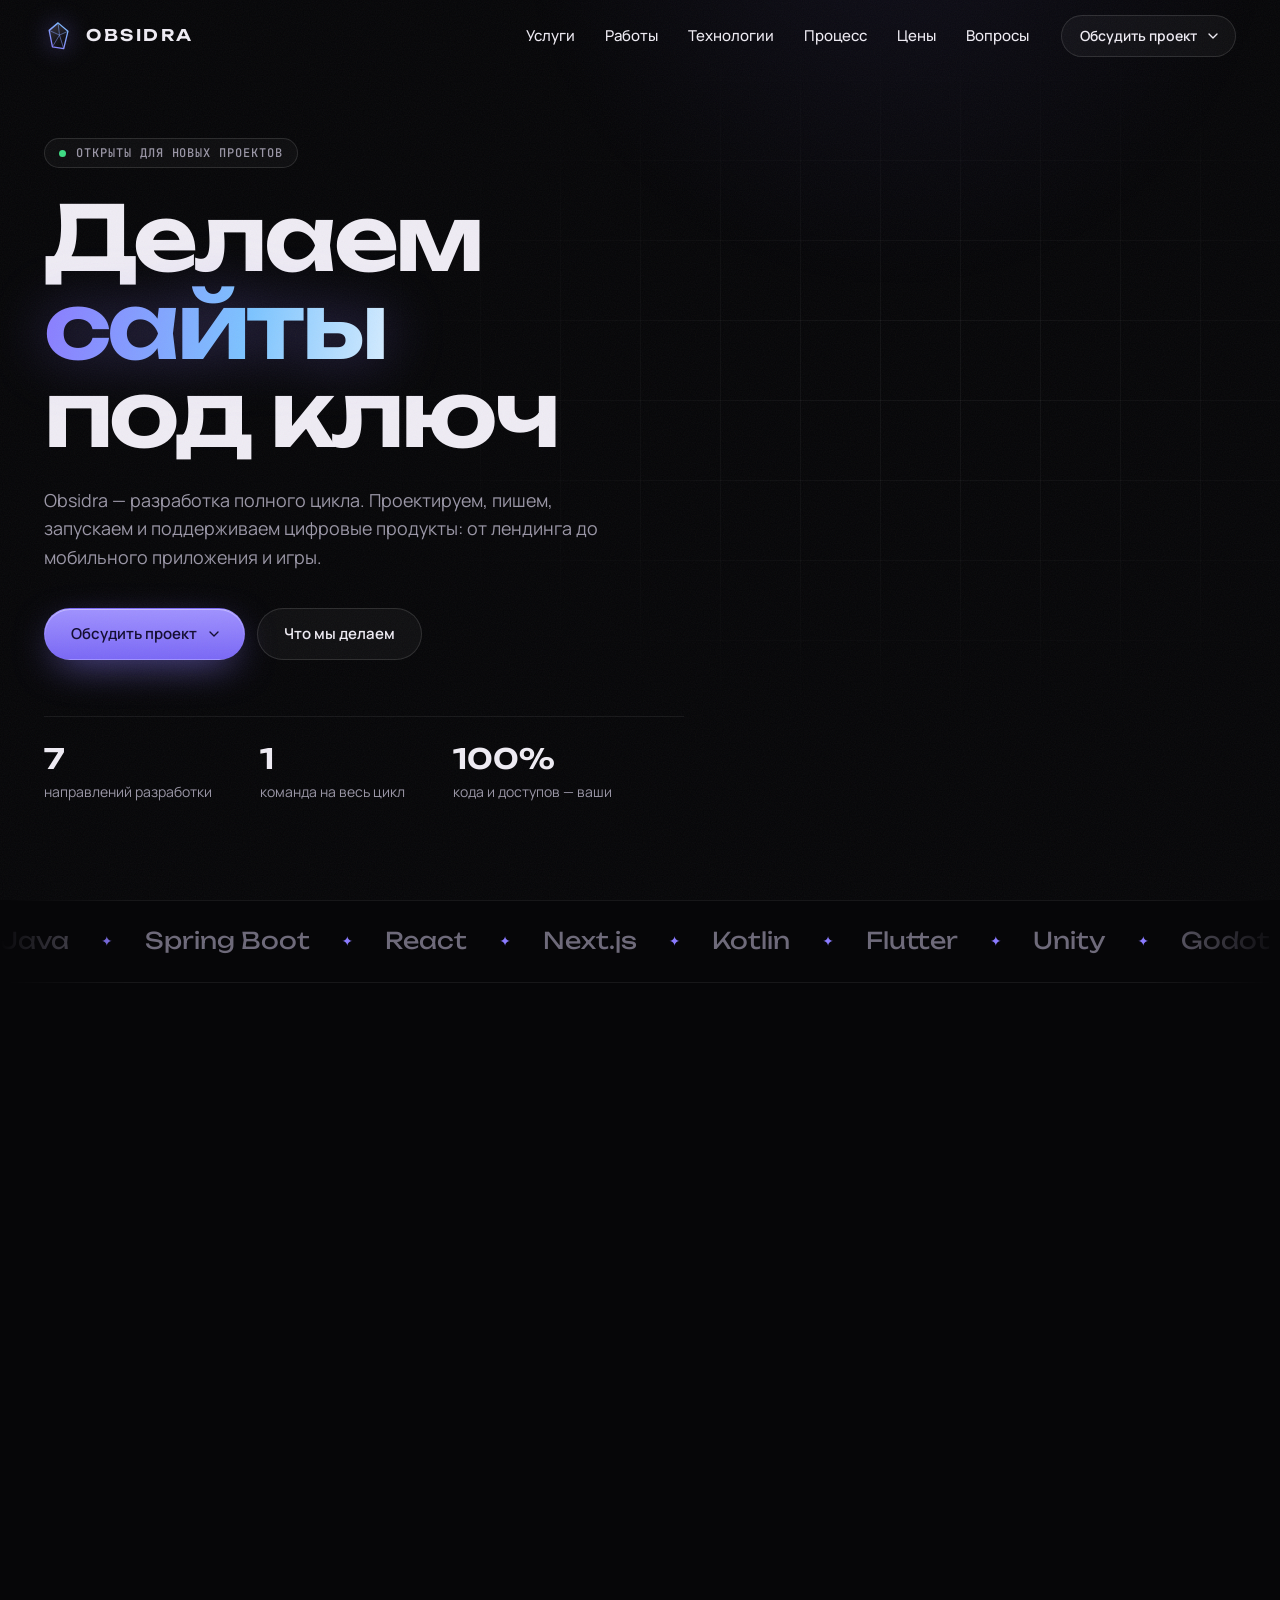
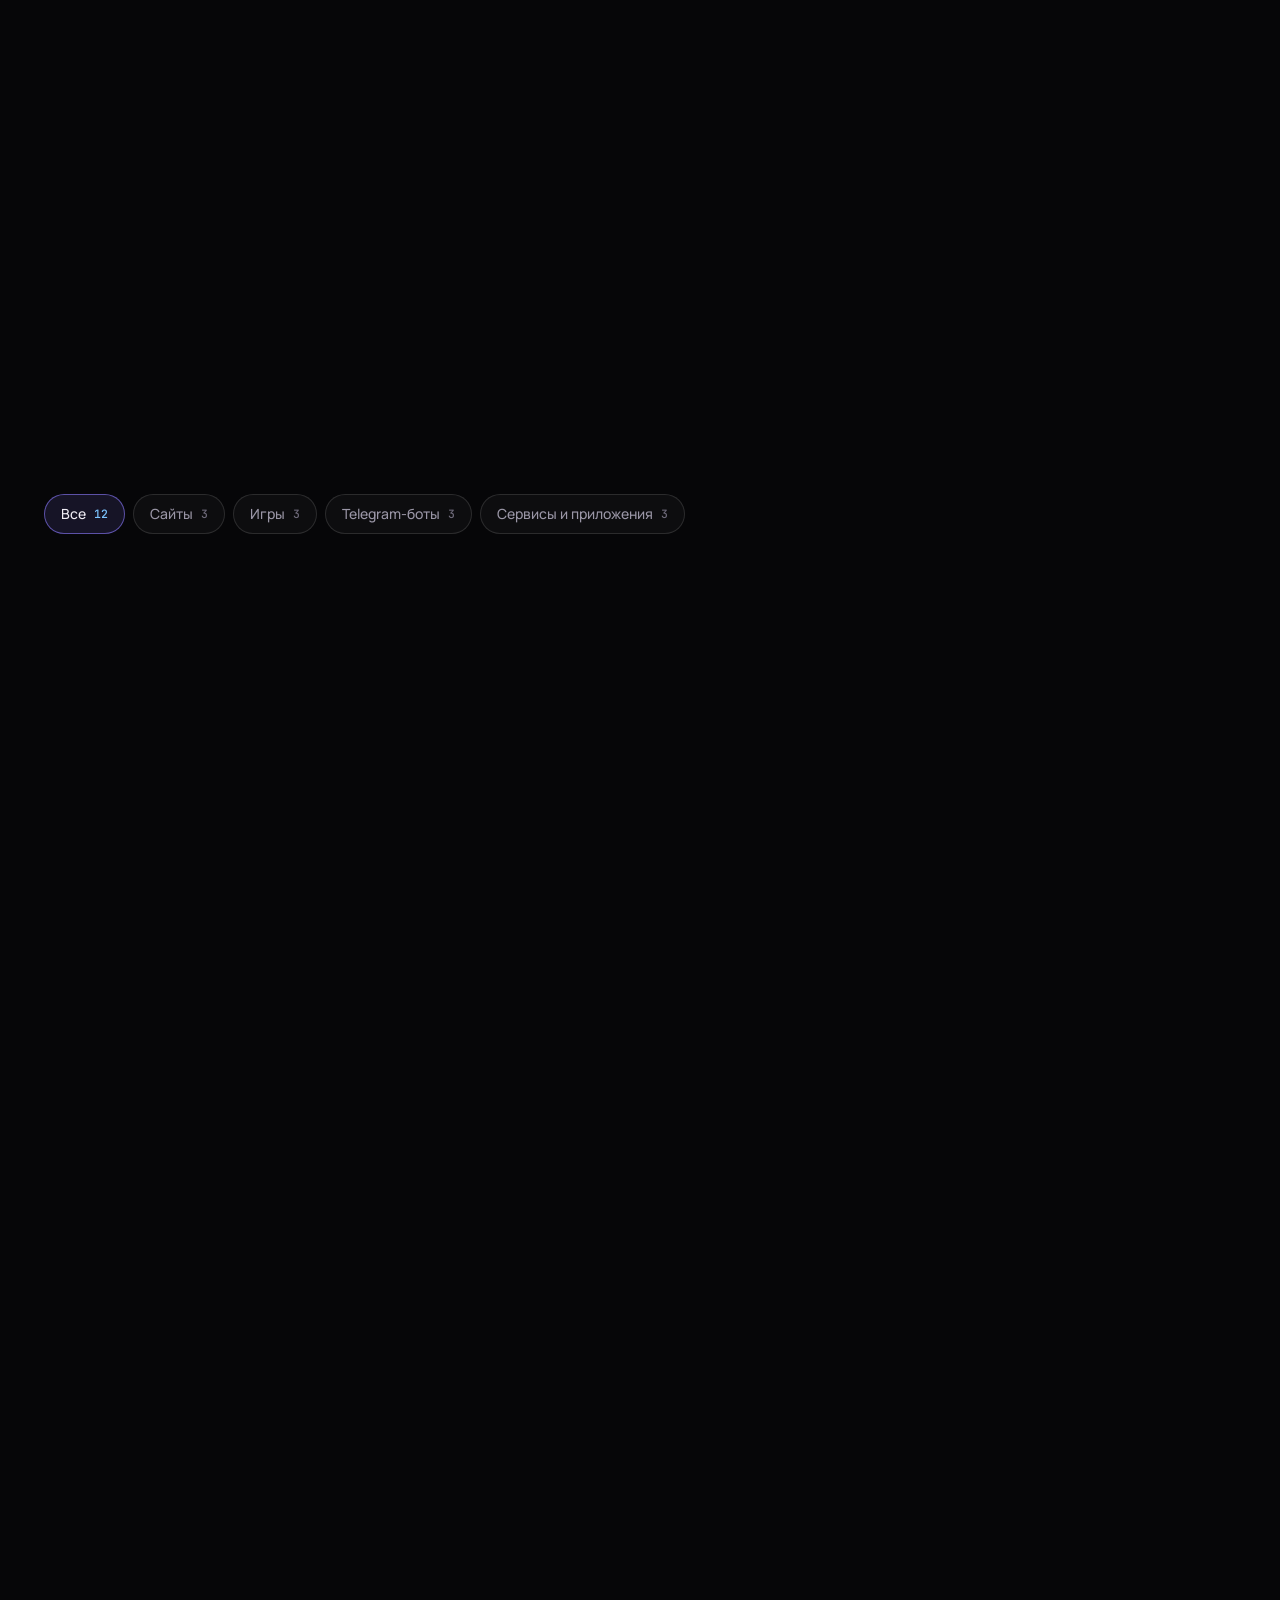
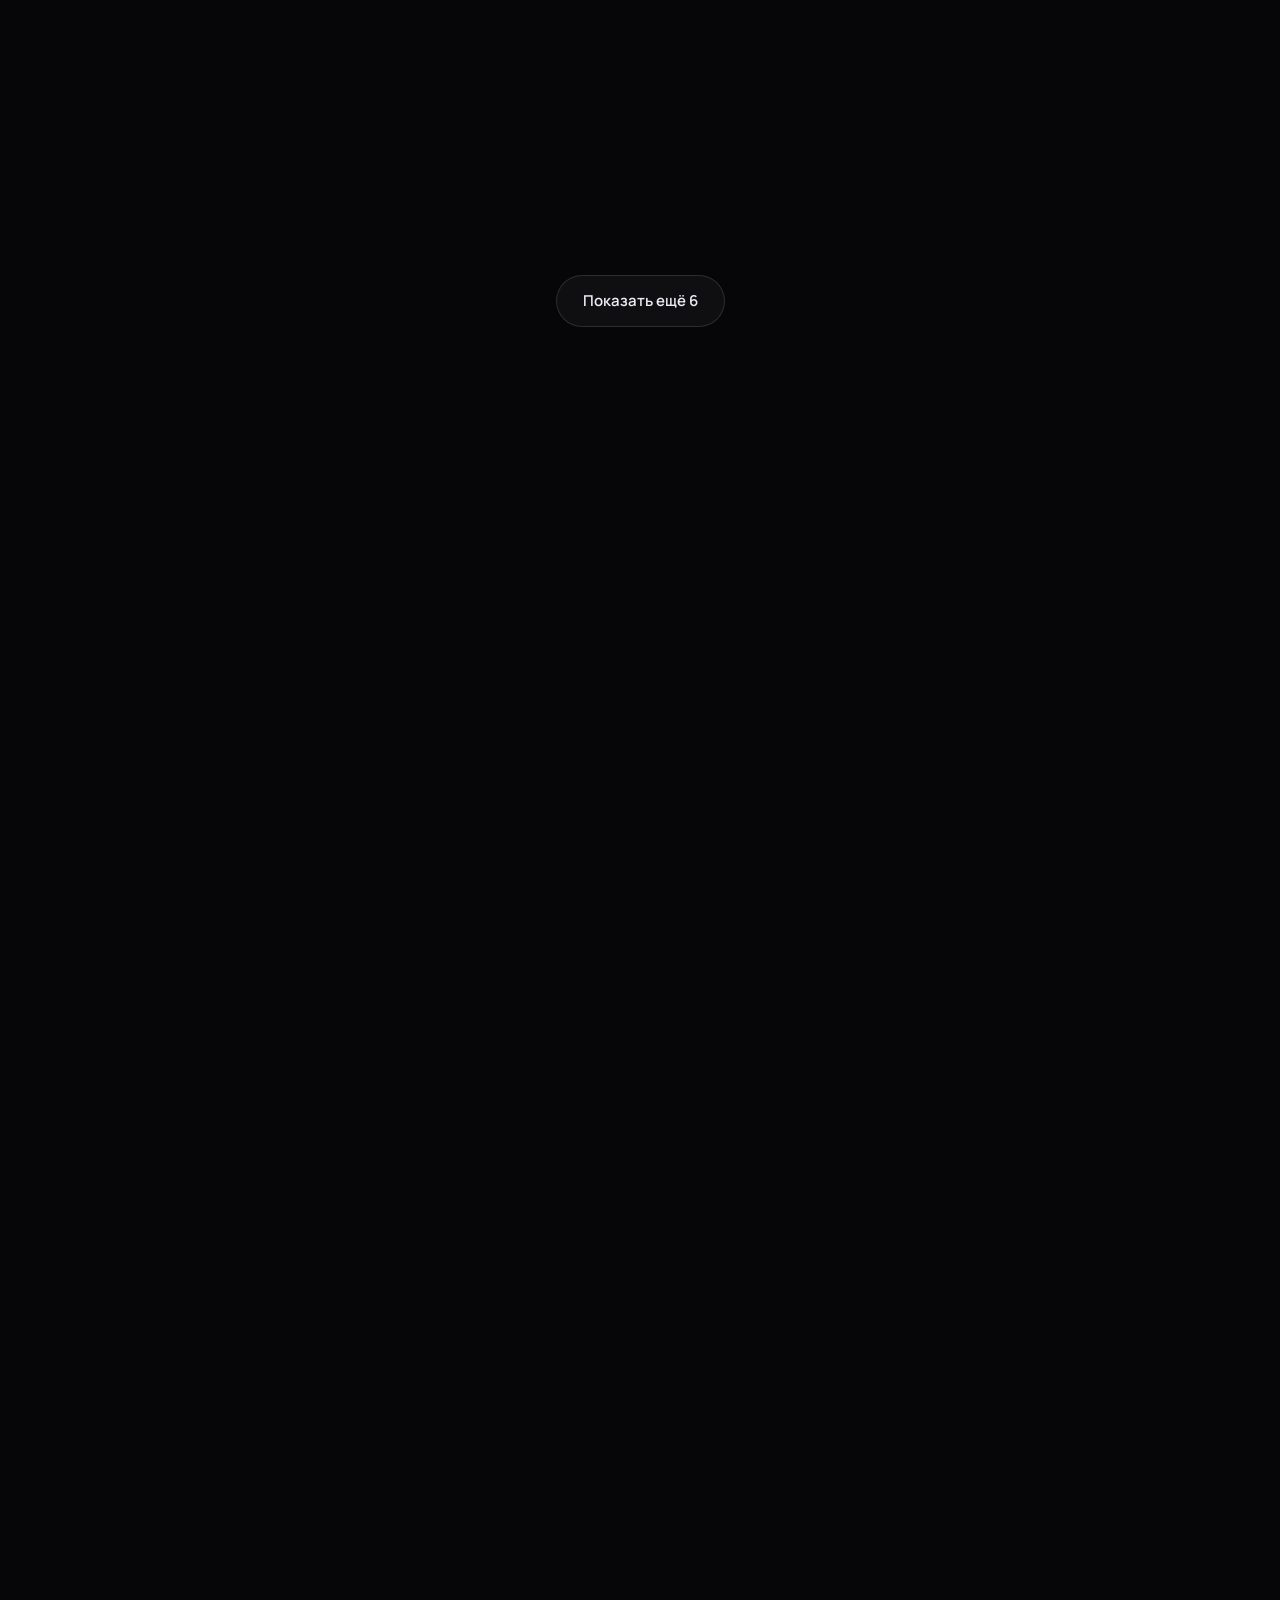
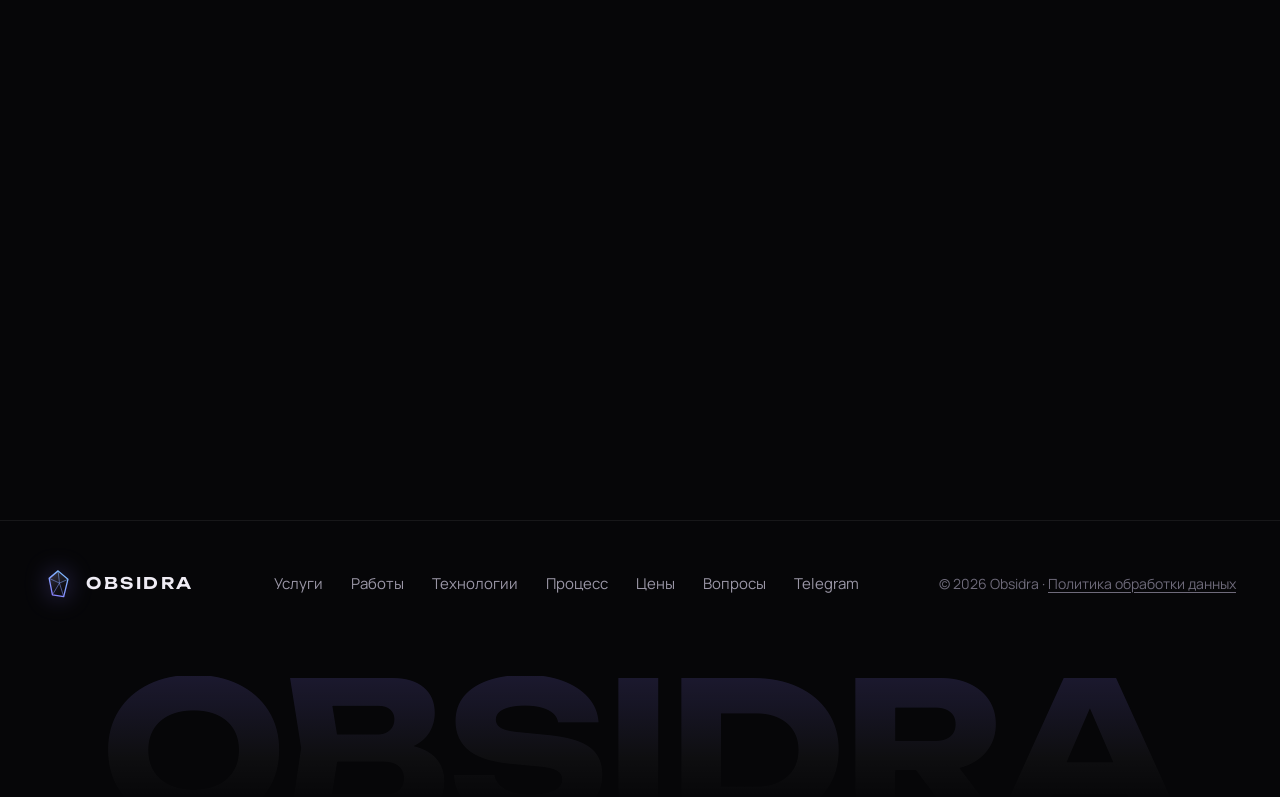
<file: index.html>
<!doctype html>
<html lang="ru">
<head>
  <meta charset="utf-8">
  <meta name="viewport" content="width=device-width, initial-scale=1">
  <title>Obsidra — разработка сайтов, приложений, игр и Telegram-ботов под ключ</title>
  <meta name="description" content="Obsidra — разработка полного цикла. Сайты, веб-сервисы, мобильные приложения, игры и Telegram-боты под ключ: от идеи до запуска и поддержки.">
  <meta name="theme-color" content="#060608">
  <!-- Пока домен obsidra.dev не куплен, адреса ведут на GitHub Pages.
       После подключения домена замените их здесь, в sitemap.xml и robots.txt -->
  <link rel="canonical" href="https://neironessensive.github.io/obsidra-site/">

  <!-- превью ссылки в Telegram, VK и мессенджерах; картинка собирается из brand/og-image.html -->
  <meta property="og:type" content="website">
  <meta property="og:site_name" content="Obsidra">
  <meta property="og:url" content="https://neironessensive.github.io/obsidra-site/">
  <meta property="og:title" content="Obsidra — цифровые продукты под ключ">
  <meta property="og:description" content="Сайты, веб-сервисы, мобильные приложения, игры и Telegram-боты. От идеи до продакшена.">
  <meta property="og:locale" content="ru_RU">
  <meta property="og:image" content="https://neironessensive.github.io/obsidra-site/brand/og-image.png">
  <meta property="og:image:width" content="1200">
  <meta property="og:image:height" content="630">
  <meta property="og:image:alt" content="Obsidra — сайты, приложения, игры и Telegram-боты под ключ">
  <meta name="twitter:card" content="summary_large_image">

  <!--
    CSP: страница грузит скрипты, стили, шрифты и картинки только с собственного домена.
    Хеш в script-src — это хеш inline-скрипта ниже: если меняете его текст, пересчитайте хеш,
    иначе браузер скрипт заблокирует. Подключаете сторонний сервис (аналитику, форму) — добавьте его домен сюда.
  -->
  <meta http-equiv="Content-Security-Policy" content="default-src 'none'; script-src 'self' 'sha256-/x7W7R75k8Roq0WaVRQX9blP4OufE5xbAdzklGxsgpw='; style-src 'self'; font-src 'self'; img-src 'self' data:; manifest-src 'self'; base-uri 'none'; form-action 'none'">
  <meta name="referrer" content="strict-origin-when-cross-origin">

  <!-- favicon.ico — для браузеров без SVG-иконок; apple-touch-icon и манифест — для главного экрана телефона.
       Исходник иконок главного экрана — brand/icon.html -->
  <link rel="icon" href="favicon.ico" sizes="48x48">
  <link rel="icon" href="favicon.svg?v=2" type="image/svg+xml">
  <link rel="apple-touch-icon" href="apple-touch-icon.png">
  <meta name="apple-mobile-web-app-title" content="Obsidra">
  <link rel="manifest" href="site.webmanifest">
  <link rel="preload" href="fonts/unbounded-cyrillic.woff2" as="font" type="font/woff2" crossorigin>
  <link rel="preload" href="fonts/manrope-cyrillic.woff2" as="font" type="font/woff2" crossorigin>
  <!-- ?v= меняйте при каждом обновлении CSS/JS, иначе браузеры до 10 минут держат старую версию из кэша -->
  <link rel="stylesheet" href="fonts/fonts.css?v=1">
  <link rel="stylesheet" href="styles.css?v=13">
  <script>document.documentElement.classList.add('js');</script>
  <script src="script.js?v=8" defer></script>
</head>
<body>
  <!-- Спрайт логотипа: подключается через <use href="#mark"> -->
  <svg class="sprite" aria-hidden="true" focusable="false">
    <defs>
      <linearGradient id="mark-fill" x1="6" y1="2" x2="26" y2="30" gradientUnits="userSpaceOnUse">
        <stop stop-color="#3b3746"/>
        <stop offset=".55" stop-color="#131218"/>
        <stop offset="1" stop-color="#060608"/>
      </linearGradient>
      <linearGradient id="mark-edge" x1="6" y1="30" x2="26" y2="2" gradientUnits="userSpaceOnUse">
        <stop stop-color="#8b7bff"/>
        <stop offset="1" stop-color="#7cc4ff"/>
      </linearGradient>
    </defs>
    <symbol id="mark" viewBox="0 0 32 32">
      <path d="M15 2 25.5 11 21 29.5 9 27.5 5.5 10Z" fill="url(#mark-fill)" stroke="url(#mark-edge)" stroke-width="1.4" stroke-linejoin="round"/>
      <path d="M15 2 16.5 15 25.5 11M16.5 15 21 29.5M16.5 15 9 27.5M16.5 15 5.5 10" fill="none" stroke="url(#mark-edge)" stroke-width="1" stroke-opacity=".55" stroke-linejoin="round"/>
    </symbol>
  </svg>

  <a class="skip-link" href="#main">Перейти к содержимому</a>
  <div class="cursor-glow" aria-hidden="true"></div>

  <header class="header">
    <div class="container header__inner">
      <a class="logo" href="#top" aria-label="Obsidra — на главную">
        <svg class="logo__mark" aria-hidden="true"><use href="#mark"/></svg>
        <span class="logo__word">OBSIDRA</span>
      </a>

      <nav class="nav" id="nav" aria-label="Основная навигация">
        <a href="#services">Услуги</a>
        <a href="#works">Работы</a>
        <a href="#stack">Технологии</a>
        <a href="#process">Процесс</a>
        <a href="#prices">Цены</a>
        <a href="#faq">Вопросы</a>
        <div class="nav__cta">
          <a class="btn btn--primary" href="https://t.me/obsidra_bot" target="_blank" rel="noopener">Оставить заявку в&nbsp;боте</a>
          <a class="btn btn--ghost" href="https://t.me/obsidra_dev" target="_blank" rel="noopener">Написать лично</a>
        </div>
      </nav>

      <!-- «Обсудить проект»: бот-брифер (6 вопросов, заявка приходит на @obsidra_dev) или личный чат.
           <details> раскрывается и без JS; script.js только закрывает меню по клику мимо и по Esc -->
      <details class="contact-menu header__cta">
        <summary class="btn btn--ghost btn--sm">
          Обсудить проект
          <svg class="contact-menu__chevron" viewBox="0 0 24 24" aria-hidden="true"><path d="m6 9 6 6 6-6"/></svg>
        </summary>
        <div class="contact-menu__panel">
          <a class="contact-menu__item" href="https://t.me/obsidra_bot" target="_blank" rel="noopener">
            <span class="contact-menu__icon"><svg viewBox="0 0 24 24" aria-hidden="true"><path d="m22 2-7 20-4-9-9-4Z"/><path d="M22 2 11 13"/></svg></span>
            <span><b>Заявка в&nbsp;боте</b><small>6 вопросов — минута времени</small></span>
          </a>
          <a class="contact-menu__item" href="https://t.me/obsidra_dev" target="_blank" rel="noopener">
            <span class="contact-menu__icon"><svg viewBox="0 0 24 24" aria-hidden="true"><path d="M7.9 20A9 9 0 1 0 4 16.1L2 22Z"/></svg></span>
            <span><b>Написать лично</b><small>@obsidra_dev</small></span>
          </a>
        </div>
      </details>

      <button class="burger" type="button" aria-label="Открыть меню" aria-expanded="false" aria-controls="nav">
        <span></span><span></span>
      </button>
    </div>
  </header>

  <main id="main">
    <!-- ============ HERO ============ -->
    <section class="hero" id="top">
      <div class="hero__grid" aria-hidden="true"></div>
      <canvas class="hero__crystal" aria-hidden="true"></canvas>

      <div class="container hero__inner">
        <p class="eyebrow" data-reveal><span class="eyebrow__dot"></span>Открыты для новых проектов</p>

        <h1 class="hero__title" data-reveal>
          <span class="line">Делаем</span>
          <span class="line">
            <span class="rotator" data-words="сайты,приложения,игры,ботов,сервисы,API" aria-hidden="true">сайты</span>
            <span class="sr-only">сайты, приложения, игры, Telegram-ботов и веб-сервисы</span>
          </span>
          <span class="line">под ключ</span>
        </h1>

        <p class="hero__lead" data-reveal>Obsidra — разработка полного цикла. Проектируем, пишем, запускаем и&nbsp;поддерживаем цифровые продукты: от лендинга до мобильного приложения и&nbsp;игры.</p>

        <div class="hero__actions" data-reveal>
          <!-- то же меню выбора, что в шапке, только раскрывается от левого края кнопки -->
          <details class="contact-menu contact-menu--start">
            <summary class="btn btn--primary">
              Обсудить проект
              <svg class="contact-menu__chevron" viewBox="0 0 24 24" aria-hidden="true"><path d="m6 9 6 6 6-6"/></svg>
            </summary>
            <div class="contact-menu__panel">
              <a class="contact-menu__item" href="https://t.me/obsidra_bot" target="_blank" rel="noopener">
                <span class="contact-menu__icon"><svg viewBox="0 0 24 24" aria-hidden="true"><path d="m22 2-7 20-4-9-9-4Z"/><path d="M22 2 11 13"/></svg></span>
                <span><b>Заявка в&nbsp;боте</b><small>6 вопросов — минута времени</small></span>
              </a>
              <a class="contact-menu__item" href="https://t.me/obsidra_dev" target="_blank" rel="noopener">
                <span class="contact-menu__icon"><svg viewBox="0 0 24 24" aria-hidden="true"><path d="M7.9 20A9 9 0 1 0 4 16.1L2 22Z"/></svg></span>
                <span><b>Написать лично</b><small>@obsidra_dev</small></span>
              </a>
            </div>
          </details>
          <a class="btn btn--ghost" href="#services">Что мы делаем</a>
        </div>

        <dl class="hero__meta" data-reveal>
          <div><dt>7</dt><dd>направлений разработки</dd></div>
          <div><dt>1</dt><dd>команда на весь цикл</dd></div>
          <div><dt>100%</dt><dd>кода и доступов — ваши</dd></div>
        </dl>
      </div>
    </section>

    <!-- ============ БЕГУЩАЯ СТРОКА ============ -->
    <div class="marquee" aria-label="Технологии, с которыми мы работаем">
      <div class="marquee__track">
        <ul>
          <li>Java</li><li>Spring Boot</li><li>React</li><li>Next.js</li><li>Kotlin</li><li>Flutter</li><li>Unity</li><li>Godot</li><li>PostgreSQL</li><li>Redis</li><li>Kafka</li><li>Docker</li><li>Telegram Bot API</li>
        </ul>
        <ul aria-hidden="true">
          <li>Java</li><li>Spring Boot</li><li>React</li><li>Next.js</li><li>Kotlin</li><li>Flutter</li><li>Unity</li><li>Godot</li><li>PostgreSQL</li><li>Redis</li><li>Kafka</li><li>Docker</li><li>Telegram Bot API</li>
        </ul>
      </div>
    </div>

    <!-- ============ УСЛУГИ ============ -->
    <section class="section" id="services">
      <div class="container">
        <div class="section__head" data-reveal>
          <p class="kicker"><span>01</span>Услуги</p>
          <h2 class="section__title">Всё, что нужно продукту, — <em>в&nbsp;одних руках</em></h2>
          <p class="section__lead">Не нужно искать отдельно дизайнера, бэкендера и девопса. Берём проект целиком и&nbsp;отвечаем за&nbsp;результат.</p>
        </div>

        <div class="bento">
          <!-- Сайты -->
          <article class="card card--w4 card--web" data-reveal>
            <div class="card__content">
              <div class="card__icon"><svg viewBox="0 0 24 24" aria-hidden="true"><rect x="3" y="4" width="18" height="16" rx="2"/><path d="M3 9h18M7 6.5h.01M10 6.5h.01"/></svg></div>
              <h3 class="card__title">Сайты и лендинги</h3>
              <p class="card__text">Лендинги, корпоративные сайты и&nbsp;интернет-магазины. Быстрые, адаптивные, с&nbsp;SEO-основой и&nbsp;админкой, чтобы вы сами меняли контент без программиста.</p>
              <ul class="tags"><li>React</li><li>Next.js</li><li>TypeScript</li><li>Tailwind CSS</li><li>Headless CMS</li></ul>
            </div>
            <div class="mock-browser" aria-hidden="true">
              <div class="mock-browser__bar"><i></i><i></i><i></i><span>your-brand.ru</span></div>
              <div class="mock-browser__body">
                <div class="sk sk--title"></div>
                <div class="sk sk--line"></div>
                <div class="sk sk--line sk--short"></div>
                <div class="sk-row"><div class="sk-btn"></div><div class="sk-btn sk-btn--ghost"></div></div>
                <div class="sk-grid"><div class="sk"></div><div class="sk"></div><div class="sk"></div></div>
              </div>
            </div>
          </article>

          <!-- Боты -->
          <article class="card card--w2" data-reveal>
            <div class="card__icon"><svg viewBox="0 0 24 24" aria-hidden="true"><path d="m22 2-7 20-4-9-9-4Z"/><path d="M22 2 11 13"/></svg></div>
            <h3 class="card__title">Telegram-боты и Mini&nbsp;Apps</h3>
            <p class="card__text">Боты для записи, продаж, поддержки и&nbsp;рассылок. Mini Apps — полноценные приложения прямо внутри Telegram, с&nbsp;оплатой.</p>
            <div class="mock-chat" aria-hidden="true" data-stagger>
              <div class="msg msg--user">Хочу записаться на&nbsp;стрижку</div>
              <div class="msg msg--bot">Выберите удобное время 👇</div>
              <div class="msg-keys"><span>12:00</span><span>14:30</span><span>18:00</span></div>
            </div>
            <ul class="tags"><li>Bot API</li><li>Java</li><li>Spring Boot</li><li>Mini Apps</li><li>Payments</li></ul>
          </article>

          <!-- Веб-сервисы -->
          <article class="card card--w2" data-reveal>
            <div class="card__icon"><svg viewBox="0 0 24 24" aria-hidden="true"><rect x="3" y="3" width="7" height="9" rx="1.5"/><rect x="14" y="3" width="7" height="5" rx="1.5"/><rect x="14" y="12" width="7" height="9" rx="1.5"/><rect x="3" y="16" width="7" height="5" rx="1.5"/></svg></div>
            <h3 class="card__title">Веб-сервисы и&nbsp;SaaS</h3>
            <p class="card__text">Личные кабинеты, CRM, маркетплейсы и&nbsp;админ-панели. Продумываем роли, права доступа и&nbsp;платежи, чтобы система росла вместе с&nbsp;бизнесом.</p>
            <div class="mock-dash" aria-hidden="true">
              <div class="mock-dash__head"><span>Заказы за неделю</span><b>+24%</b></div>
              <div class="mock-dash__bars" data-stagger>
                <i></i><i></i><i></i><i></i><i></i><i></i><i></i>
              </div>
            </div>
            <ul class="tags"><li>Spring Boot</li><li>React</li><li>PostgreSQL</li><li>Redis</li></ul>
          </article>

          <!-- Мобильные -->
          <article class="card card--w2" data-reveal>
            <div class="card__icon"><svg viewBox="0 0 24 24" aria-hidden="true"><rect x="6" y="2" width="12" height="20" rx="3"/><path d="M11 18h2"/></svg></div>
            <h3 class="card__title">Мобильные приложения</h3>
            <p class="card__text">iOS и&nbsp;Android — нативно или на&nbsp;одной кодовой базе. Помогаем с&nbsp;публикацией в&nbsp;App Store, Google Play и&nbsp;RuStore.</p>
            <div class="mock-push" aria-hidden="true">
              <span class="mock-push__icon"><svg><use href="#mark"/></svg></span>
              <span class="mock-push__body"><b>Заказ уже в&nbsp;пути</b><span>Курьер будет через 15&nbsp;мин</span></span>
              <span class="mock-push__time">сейчас</span>
            </div>
            <ul class="tags"><li>Kotlin</li><li>Jetpack Compose</li><li>Flutter</li></ul>
          </article>

          <!-- Игры -->
          <article class="card card--w2" data-reveal>
            <div class="card__icon"><svg viewBox="0 0 24 24" aria-hidden="true"><path d="M6 11h4M8 9v4M15 12h.01M18 10h.01"/><path d="M17.3 5H6.7a4 4 0 0 0-3.96 3.43l-.73 5.1A3 3 0 0 0 7.2 16.4L9 14h6l1.8 2.4a3 3 0 0 0 5.19-2.87l-.73-5.1A4 4 0 0 0 17.3 5Z"/></svg></div>
            <h3 class="card__title">Игры</h3>
            <p class="card__text">Браузерные, мобильные и&nbsp;ПК-игры: промо-игры для брендов, казуальные проекты и&nbsp;инди с&nbsp;мультиплеером.</p>
            <div class="mock-hud" aria-hidden="true">
              <div class="mock-hud__row">
                <span class="mock-hud__hp">HP <i></i><i></i><i></i><i class="is-off"></i></span>
                <span>SCORE 004250</span>
              </div>
              <div class="mock-hud__bar"><i></i></div>
              <div class="mock-hud__row mock-hud__row--dim"><span>LVL 07</span><span>BOSS 68%</span></div>
            </div>
            <ul class="tags"><li>Unity</li><li>C#</li><li>Godot</li><li>Phaser</li><li>WebGL</li></ul>
          </article>

          <!-- Бэкенд -->
          <article class="card card--w3" data-reveal>
            <div class="card__icon"><svg viewBox="0 0 24 24" aria-hidden="true"><rect x="2" y="2" width="20" height="8" rx="2"/><rect x="2" y="14" width="20" height="8" rx="2"/><path d="M6 6h.01M6 18h.01"/></svg></div>
            <h3 class="card__title">Бэкенд, API и&nbsp;интеграции</h3>
            <p class="card__text">Надёжная серверная часть: REST API с&nbsp;документацией, очереди, кэширование, интеграции с&nbsp;платёжными системами, CRM и&nbsp;сторонними сервисами.</p>
            <pre class="mock-code" aria-hidden="true"><code><span class="c-an">@PostMapping</span>(<span class="c-str">"/orders"</span>)
<span class="c-kw">public</span> <span class="c-ty">Order</span> <span class="c-fn">create</span>(<span class="c-ty">OrderDto</span> dto) {
    <span class="c-kw">return</span> orders.<span class="c-fn">place</span>(dto);
}</code></pre>
            <ul class="tags"><li>Java 21</li><li>Spring</li><li>Kafka</li><li>Redis</li><li>PostgreSQL</li><li>OpenAPI</li></ul>
          </article>

          <!-- DevOps -->
          <article class="card card--w3" data-reveal>
            <div class="card__icon"><svg viewBox="0 0 24 24" aria-hidden="true"><path d="M12 12c-2-2.67-4-4-6-4a4 4 0 1 0 0 8c2 0 4-1.33 6-4Zm0 0c2 2.67 4 4 6 4a4 4 0 0 0 0-8c-2 0-4 1.33-6 4Z"/></svg></div>
            <h3 class="card__title">Запуск и&nbsp;DevOps</h3>
            <p class="card__text">Разворачиваем на&nbsp;сервере, подключаем домен, HTTPS, CI/CD и&nbsp;мониторинг. Релиз — одной кнопкой, без «а&nbsp;у&nbsp;меня локально работало».</p>
            <div class="mock-pipe" aria-hidden="true">
              <div class="mock-pipe__steps" data-stagger>
                <span class="pipe-step"><i></i>build</span>
                <span class="pipe-line"></span>
                <span class="pipe-step"><i></i>test</span>
                <span class="pipe-line"></span>
                <span class="pipe-step"><i></i>deploy</span>
              </div>
              <p class="mock-pipe__status">✓ pipeline passed · 2m 14s</p>
            </div>
            <ul class="tags"><li>Docker</li><li>GitLab CI/CD</li><li>GitHub Actions</li><li>Nginx</li><li>Linux</li></ul>
          </article>
        </div>
      </div>
    </section>

    <!-- ============ РАБОТЫ ============ -->
    <!-- Концепт-проекты: на каждой карточке пометка «Концепт», чтобы их не принимали за клиентские заказы -->
    <section class="section section--works" id="works">
      <div class="container">
        <div class="section__head" data-reveal>
          <p class="kicker"><span>02</span>Работы</p>
          <h2 class="section__title">Концепт-проекты: <em>как мы решаем задачи</em></h2>
          <p class="section__lead">Двенадцать продуманных концептов по&nbsp;нашим направлениям. В&nbsp;каждом — какую задачу решает продукт, что у&nbsp;него внутри и&nbsp;на&nbsp;чём он собран.</p>
        </div>

        <!-- без JS фильтр не нужен: показываем все карточки сразу -->
        <div class="works-filter" role="group" aria-label="Показать работы" data-works-filter hidden>
          <button type="button" data-filter="all" aria-pressed="true">Все <span>12</span></button>
          <button type="button" data-filter="site" aria-pressed="false">Сайты <span>3</span></button>
          <button type="button" data-filter="game" aria-pressed="false">Игры <span>3</span></button>
          <button type="button" data-filter="bot" aria-pressed="false">Telegram-боты <span>3</span></button>
          <button type="button" data-filter="app" aria-pressed="false">Сервисы и&nbsp;приложения <span>3</span></button>
        </div>

        <div class="works" data-works>
          <article class="card work work--site" data-cat="site" data-reveal>
            <div class="work__cover" aria-hidden="true">
              <svg class="work__glyph" viewBox="0 0 24 24"><path d="M17 8h1a4 4 0 1 1 0 8h-1"/><path d="M3 8h14v9a4 4 0 0 1-4 4H7a4 4 0 0 1-4-4Z"/><path d="M6 2v2M10 2v2M14 2v2"/></svg>
              <span class="work__chip work__chip--top">Кислинка ●●○○○</span>
              <span class="work__chip">Подписка · раз в&nbsp;2&nbsp;недели</span>
            </div>
            <div class="work__body">
              <p class="work__meta"><span class="work__badge">Концепт</span>Сайт · интернет-магазин</p>
              <h3 class="work__title">Обжарка</h3>
              <p class="work__text">Магазин свежеобжаренного кофе, где зерно выбирают по&nbsp;вкусу, а&nbsp;не&nbsp;по&nbsp;непонятному названию сорта.</p>
              <ul class="work__points">
                <li>Подбор по&nbsp;вкусовому профилю: кислинка, сладость, плотность</li>
                <li>Подписка на&nbsp;доставку раз в&nbsp;две недели с&nbsp;паузой в&nbsp;один клик</li>
                <li>Оплата через ЮKassa, каталог меняется из&nbsp;админки</li>
              </ul>
              <ul class="tags"><li>Next.js</li><li>TypeScript</li><li>Headless CMS</li><li>ЮKassa</li></ul>
            </div>
          </article>

          <article class="card work work--game" data-cat="game" data-reveal>
            <div class="work__cover" aria-hidden="true">
              <svg class="work__glyph" viewBox="0 0 24 24"><path d="M6 3h12l4 6-10 13L2 9Z"/><path d="M11 3 8 9l4 13 4-13-3-6"/><path d="M2 9h20"/></svg>
              <span class="work__chip work__chip--top">+12 кристаллов</span>
              <span class="work__chip">Глубина 1&nbsp;240&nbsp;м</span>
            </div>
            <div class="work__body">
              <p class="work__meta"><span class="work__badge">Концепт</span>Игра · браузерная</p>
              <h3 class="work__title">Обсидиановые копи</h3>
              <p class="work__text">Idle-игра про шахту: чем глубже спускаешься, тем другие породы, враги и&nbsp;музыка.</p>
              <ul class="work__points">
                <li>Добыча идёт, даже когда вкладка закрыта</li>
                <li>Дерево улучшений и&nbsp;редкие кристаллы на&nbsp;каждой глубине</li>
                <li>Таблица рекордов с&nbsp;проверкой результатов на&nbsp;сервере</li>
              </ul>
              <ul class="tags"><li>Phaser</li><li>TypeScript</li><li>WebGL</li><li>Spring Boot</li></ul>
            </div>
          </article>

          <article class="card work work--bot" data-cat="bot" data-reveal>
            <div class="work__cover" aria-hidden="true">
              <svg class="work__glyph" viewBox="0 0 24 24"><circle cx="6" cy="6" r="3"/><path d="M8.12 8.12 12 12"/><path d="M20 4 8.12 15.88"/><circle cx="6" cy="18" r="3"/><path d="M14.8 14.8 20 20"/></svg>
              <span class="work__chip work__chip--top">Свободно: 12:00 · 14:30</span>
              <span class="work__chip">Напомню за&nbsp;2&nbsp;часа ✂️</span>
            </div>
            <div class="work__body">
              <p class="work__meta"><span class="work__badge">Концепт</span>Telegram-бот · запись</p>
              <h3 class="work__title">Барбер-бот</h3>
              <p class="work__text">Запись в&nbsp;барбершоп без звонков: клиент выбирает мастера и&nbsp;время за&nbsp;полминуты.</p>
              <ul class="work__points">
                <li>Свободные окна каждого мастера в&nbsp;реальном времени</li>
                <li>Напоминание за&nbsp;2&nbsp;часа и&nbsp;перенос записи в&nbsp;один тап</li>
                <li>Мастер видит своё расписание и&nbsp;отмечает визиты прямо в&nbsp;боте</li>
              </ul>
              <ul class="tags"><li>Java</li><li>Spring Boot</li><li>PostgreSQL</li><li>Bot API</li></ul>
            </div>
          </article>

          <article class="card work work--service" data-cat="app" data-reveal>
            <div class="work__cover" aria-hidden="true">
              <svg class="work__glyph" viewBox="0 0 24 24"><path d="m7.5 4.27 9 5.15"/><path d="M21 8a2 2 0 0 0-1-1.73l-7-4a2 2 0 0 0-2 0l-7 4A2 2 0 0 0 3 8v8a2 2 0 0 0 1 1.73l7 4a2 2 0 0 0 2 0l7-4A2 2 0 0 0 21 16Z"/><path d="m3.3 7 8.7 5 8.7-5"/><path d="M12 22V12"/></svg>
              <span class="work__chip work__chip--top">Кофе 250&nbsp;г · осталось 3</span>
              <span class="work__chip">Приёмка: 48 позиций</span>
            </div>
            <div class="work__body">
              <p class="work__meta"><span class="work__badge">Концепт</span>Веб-сервис · учёт товаров</p>
              <h3 class="work__title">Остаток</h3>
              <p class="work__text">Облачный учёт остатков для небольших магазинов — без таблиц и&nbsp;пересчётов по&nbsp;вечерам.</p>
              <ul class="work__points">
                <li>Приёмка товара по&nbsp;штрихкоду с&nbsp;камеры телефона</li>
                <li>Предупреждение, когда товар заканчивается</li>
                <li>Роли владельца, продавца и&nbsp;кладовщика</li>
              </ul>
              <ul class="tags"><li>Spring Boot</li><li>React</li><li>PostgreSQL</li><li>Redis</li></ul>
            </div>
          </article>

          <article class="card work work--site" data-cat="site" data-reveal>
            <div class="work__cover" aria-hidden="true">
              <svg class="work__glyph" viewBox="0 0 24 24"><path d="M3 21h18"/><path d="M5 21V8l7-5 7 5v13"/><path d="M9 21v-5a3 3 0 0 1 6 0v5"/><path d="M9 10h.01M15 10h.01"/></svg>
              <span class="work__chip work__chip--top">3D-макет</span>
              <span class="work__chip">Частный дом · 240&nbsp;м²</span>
            </div>
            <div class="work__body">
              <p class="work__meta"><span class="work__badge">Концепт</span>Сайт · архитектурное бюро</p>
              <h3 class="work__title">Арка</h3>
              <p class="work__text">Сайт-портфолио бюро, где проекты смотрят как выставку: крупные фото, планы и&nbsp;короткие истории.</p>
              <ul class="work__points">
                <li>Фильтры проектов по&nbsp;типу, году и&nbsp;площади</li>
                <li>Плавные переходы между страницами и&nbsp;3D-просмотр макета</li>
                <li>Заявка на&nbsp;консультацию сразу приходит бюро в&nbsp;Telegram</li>
              </ul>
              <ul class="tags"><li>Next.js</li><li>Three.js</li><li>GSAP</li><li>Headless CMS</li></ul>
            </div>
          </article>

          <article class="card work work--game" data-cat="game" data-reveal>
            <div class="work__cover" aria-hidden="true">
              <svg class="work__glyph" viewBox="0 0 24 24"><circle cx="18.5" cy="17.5" r="3.5"/><circle cx="5.5" cy="17.5" r="3.5"/><circle cx="15" cy="5" r="1"/><path d="M12 17.5V14l-3-3 4-3 2 3h2"/></svg>
              <span class="work__chip work__chip--top">Промокод открыт</span>
              <span class="work__chip">Доставлено: 27</span>
            </div>
            <div class="work__body">
              <p class="work__meta"><span class="work__badge">Концепт</span>Игра · промо для бренда</p>
              <h3 class="work__title">Курьер</h3>
              <p class="work__text">Раннер для промо-кампании службы доставки: игрок развозит заказы, а&nbsp;за&nbsp;рекорд получает промокод.</p>
              <ul class="work__points">
                <li>Уровни на&nbsp;1–2 минуты, запускается в&nbsp;браузере телефона</li>
                <li>Каждый промокод выдаётся один раз и&nbsp;проверяется на&nbsp;сервере</li>
                <li>Рейтинг игроков недели и&nbsp;кнопка «поделиться результатом»</li>
              </ul>
              <ul class="tags"><li>Phaser</li><li>WebGL</li><li>Java</li><li>Redis</li></ul>
            </div>
          </article>

          <article class="card work work--bot" data-cat="bot" data-reveal>
            <div class="work__cover" aria-hidden="true">
              <svg class="work__glyph" viewBox="0 0 24 24"><path d="M6 2 3 6v14a2 2 0 0 0 2 2h14a2 2 0 0 0 2-2V6l-3-4Z"/><path d="M3 6h18"/><path d="M16 10a4 4 0 0 1-8 0"/></svg>
              <span class="work__chip work__chip--top">Курьер в&nbsp;пути</span>
              <span class="work__chip">Корзина · 2 букета</span>
            </div>
            <div class="work__body">
              <p class="work__meta"><span class="work__badge">Концепт</span>Telegram Mini App · магазин</p>
              <h3 class="work__title">Букет</h3>
              <p class="work__text">Цветочный магазин внутри Telegram: каталог, корзина и&nbsp;оплата, не&nbsp;выходя из&nbsp;чата.</p>
              <ul class="work__points">
                <li>Витрина с&nbsp;фильтрами по&nbsp;поводу и&nbsp;цене</li>
                <li>Оплата через Telegram Payments</li>
                <li>Статусы доставки и&nbsp;фото букета перед отправкой</li>
              </ul>
              <ul class="tags"><li>React</li><li>Mini Apps</li><li>Payments</li><li>Spring Boot</li></ul>
            </div>
          </article>

          <article class="card work work--mobile" data-cat="app" data-reveal>
            <div class="work__cover" aria-hidden="true">
              <svg class="work__glyph" viewBox="0 0 24 24"><path d="M7 20h10"/><path d="M10 20c5.5-2.5.8-6.4 3-10"/><path d="M9.5 9.4c1.1.8 1.8 2.2 2.3 3.7-2 .4-3.5.4-4.8-.3-1.2-.6-2.3-1.9-3-4.2 2.8-.5 4.4 0 5.5.8z"/><path d="M14.1 6a7 7 0 0 0-1.1 4c1.9-.1 3.3-.6 4.3-1.4 1-1 1.6-2.3 1.7-4.6-2.7.1-4 1-4.9 2z"/></svg>
              <span class="work__chip work__chip--top">Посев рассады через 3&nbsp;дня</span>
              <span class="work__chip">Полить томаты · 18:00</span>
            </div>
            <div class="work__body">
              <p class="work__meta"><span class="work__badge">Концепт</span>Мобильное приложение</p>
              <h3 class="work__title">Гряда</h3>
              <p class="work__text">Помощник для дачников: что сажать, когда поливать и&nbsp;чем подкормить — с&nbsp;учётом региона.</p>
              <ul class="work__points">
                <li>Календарь посадок под&nbsp;климат вашего региона</li>
                <li>Напоминания о&nbsp;поливе и&nbsp;подкормке</li>
                <li>Работает без интернета и&nbsp;синхронизируется, когда появится сеть</li>
              </ul>
              <ul class="tags"><li>Flutter</li><li>Dart</li><li>SQLite</li><li>Push</li></ul>
            </div>
          </article>

          <article class="card work work--site" data-cat="site" data-reveal>
            <div class="work__cover" aria-hidden="true">
              <svg class="work__glyph" viewBox="0 0 24 24"><path d="M22 10 12 5 2 10l10 5 10-5Z"/><path d="M6 12v5c3 3 9 3 12 0v-5"/><path d="M22 10v6"/></svg>
              <span class="work__chip work__chip--top">Вам подойдёт: Java с&nbsp;нуля</span>
              <span class="work__chip">Вопрос 3 из&nbsp;5</span>
            </div>
            <div class="work__body">
              <p class="work__meta"><span class="work__badge">Концепт</span>Сайт · онлайн-школа</p>
              <h3 class="work__title">Линия</h3>
              <p class="work__text">Лендинг курсов программирования, который сам подбирает программу под уровень ученика.</p>
              <ul class="work__points">
                <li>Квиз из&nbsp;5 вопросов вместо длинной формы</li>
                <li>Тарифы с&nbsp;рассрочкой и&nbsp;сравнением программ</li>
                <li>Заявки и&nbsp;ответы квиза сразу попадают в&nbsp;amoCRM</li>
              </ul>
              <ul class="tags"><li>React</li><li>TypeScript</li><li>Tailwind CSS</li><li>amoCRM API</li></ul>
            </div>
          </article>

          <article class="card work work--game" data-cat="game" data-reveal>
            <div class="work__cover" aria-hidden="true">
              <svg class="work__glyph" viewBox="0 0 24 24"><path d="M16 21v-2a4 4 0 0 0-4-4H6a4 4 0 0 0-4 4v2"/><circle cx="9" cy="7" r="4"/><path d="M22 21v-2a4 4 0 0 0-3-3.87M16 3.13a4 4 0 0 1 0 7.75"/></svg>
              <span class="work__chip work__chip--top">Игрок 2 подключился</span>
              <span class="work__chip">Уровень 7&nbsp;/&nbsp;30</span>
            </div>
            <div class="work__body">
              <p class="work__meta"><span class="work__badge">Концепт</span>Игра · кооператив на&nbsp;двоих</p>
              <h3 class="work__title">Два маяка</h3>
              <p class="work__text">Головоломка для двоих: каждый видит только свою половину уровня, и&nbsp;пройти её можно, только договорившись.</p>
              <ul class="work__points">
                <li>Игра по&nbsp;ссылке — без установки и&nbsp;регистрации</li>
                <li>Синхронизация игроков в&nbsp;реальном времени</li>
                <li>30 уровней с&nbsp;постепенным усложнением</li>
              </ul>
              <ul class="tags"><li>Godot</li><li>WebSocket</li><li>Spring Boot</li><li>Docker</li></ul>
            </div>
          </article>

          <article class="card work work--bot" data-cat="bot" data-reveal>
            <div class="work__cover" aria-hidden="true">
              <svg class="work__glyph" viewBox="0 0 24 24"><path d="M7.9 20A9 9 0 1 0 4 16.1L2 22Z"/><path d="M9.09 9a3 3 0 0 1 5.83 1c0 2-3 3-3 3"/><path d="M12 17h.01"/></svg>
              <span class="work__chip work__chip--top">Найдено 3 ответа</span>
              <span class="work__chip">Передаю оператору…</span>
            </div>
            <div class="work__body">
              <p class="work__meta"><span class="work__badge">Концепт</span>Telegram-бот · поддержка</p>
              <h3 class="work__title">Дежурный</h3>
              <p class="work__text">Бот первой линии поддержки: сам отвечает на&nbsp;частые вопросы, а&nbsp;сложные передаёт человеку.</p>
              <ul class="work__points">
                <li>Поиск ответа по&nbsp;базе знаний компании</li>
                <li>Передача диалога оператору вместе с&nbsp;историей переписки</li>
                <li>Статистика: о&nbsp;чём спрашивают чаще всего</li>
              </ul>
              <ul class="tags"><li>Spring Boot</li><li>PostgreSQL</li><li>Redis</li><li>Bot API</li></ul>
            </div>
          </article>

          <article class="card work work--service" data-cat="app" data-reveal>
            <div class="work__cover" aria-hidden="true">
              <svg class="work__glyph" viewBox="0 0 24 24"><path d="M22 12h-4l-3 9L9 3l-3 9H2"/></svg>
              <span class="work__chip work__chip--top">Абонемент: осталось 4</span>
              <span class="work__chip">Йога · 19:00 · 12&nbsp;/&nbsp;14</span>
            </div>
            <div class="work__body">
              <p class="work__meta"><span class="work__badge">Концепт</span>Веб-сервис · CRM для&nbsp;студий</p>
              <h3 class="work__title">Пульс</h3>
              <p class="work__text">Система для фитнес- и&nbsp;танцевальных студий: расписание, абонементы и&nbsp;оплата в&nbsp;одном месте.</p>
              <ul class="work__points">
                <li>Онлайн-запись на&nbsp;занятия и&nbsp;лист ожидания</li>
                <li>Абонементы с&nbsp;автоматическим списанием посещений</li>
                <li>Напоминания клиентам в&nbsp;Telegram и&nbsp;по&nbsp;SMS</li>
              </ul>
              <ul class="tags"><li>Spring Boot</li><li>Kafka</li><li>PostgreSQL</li><li>React</li></ul>
            </div>
          </article>
        </div>

        <div class="works-more" data-works-more hidden>
          <button type="button" class="btn btn--ghost">Показать ещё</button>
        </div>
      </div>
    </section>

    <!-- ============ ТЕХНОЛОГИИ ============ -->
    <section class="section section--stack" id="stack">
      <div class="container stack">
        <div class="stack__intro" data-reveal>
          <p class="kicker"><span>03</span>Технологии</p>
          <h2 class="section__title">Стек под задачу, <em>а&nbsp;не&nbsp;задача под&nbsp;стек</em></h2>
          <p class="section__lead">Используем проверенные технологии, на&nbsp;которых держатся крупные продукты. Проект легко поддерживать и&nbsp;развивать — даже без нас.</p>
        </div>

        <div class="terminal" data-reveal>
          <div class="terminal__bar"><i></i><i></i><i></i><span>~/obsidra — zsh</span></div>
          <div class="terminal__body" data-stagger>
            <p class="t-cmd"><span class="t-prompt">$</span><span class="t-typed">obsidra stack --list</span></p>
            <div class="t-row"><span class="t-key">frontend</span><span class="t-val">TypeScript <b>·</b> React <b>·</b> Next.js <b>·</b> Tailwind CSS <b>·</b> Three.js</span></div>
            <div class="t-row"><span class="t-key">backend</span><span class="t-val">Java 21 <b>·</b> Spring Boot <b>·</b> Spring Security <b>·</b> Hibernate <b>·</b> REST</span></div>
            <div class="t-row"><span class="t-key">data</span><span class="t-val">PostgreSQL <b>·</b> MySQL <b>·</b> Redis <b>·</b> Kafka</span></div>
            <div class="t-row"><span class="t-key">mobile</span><span class="t-val">Kotlin <b>·</b> Jetpack Compose <b>·</b> Flutter</span></div>
            <div class="t-row"><span class="t-key">gamedev</span><span class="t-val">Unity <b>·</b> C# <b>·</b> Godot <b>·</b> Phaser <b>·</b> WebGL</span></div>
            <div class="t-row"><span class="t-key">bots</span><span class="t-val">Telegram Bot API <b>·</b> Mini Apps <b>·</b> Payments</span></div>
            <div class="t-row"><span class="t-key">devops</span><span class="t-val">Docker <b>·</b> GitLab CI/CD <b>·</b> GitHub Actions <b>·</b> Nginx <b>·</b> Linux</span></div>
            <div class="t-row"><span class="t-key">quality</span><span class="t-val">JUnit 5 <b>·</b> Mockito <b>·</b> Testcontainers <b>·</b> Swagger <b>·</b> Postman</span></div>
            <p class="t-ok">✓ 8 слоёв · стек подбирается под проект</p>
            <p class="t-cmd t-cmd--last"><span class="t-prompt">$</span><span class="t-caret"></span></p>
          </div>
        </div>
      </div>
    </section>

    <!-- ============ ПРОЦЕСС ============ -->
    <section class="section" id="process">
      <div class="container process">
        <div class="process__head" data-reveal>
          <p class="kicker"><span>04</span>Процесс</p>
          <h2 class="section__title">Под ключ — <em>это&nbsp;так</em></h2>
          <p class="section__lead">Шесть шагов от&nbsp;первого сообщения до&nbsp;работающего продукта. На&nbsp;каждом этапе вы знаете, что происходит и&nbsp;сколько это стоит.</p>
        </div>

        <div class="steps">
          <span class="steps__progress" aria-hidden="true"></span>
          <ol class="steps__list">
            <li class="step" data-reveal>
              <span class="step__num">01</span>
              <div>
                <h3>Бриф</h3>
                <p>Созваниваемся, разбираем задачу, аудиторию и&nbsp;цели. Задаём неудобные вопросы сейчас, чтобы не&nbsp;было сюрпризов потом.</p>
                <span class="step__out">→ понятная задача</span>
              </div>
            </li>
            <li class="step" data-reveal>
              <span class="step__num">02</span>
              <div>
                <h3>Смета и&nbsp;договор</h3>
                <p>Фиксируем объём, сроки и&nbsp;стоимость. Делим проект на&nbsp;этапы, у&nbsp;каждого — свой понятный результат.</p>
                <span class="step__out">→ фиксированная цена</span>
              </div>
            </li>
            <li class="step" data-reveal>
              <span class="step__num">03</span>
              <div>
                <h3>Прототип и&nbsp;дизайн</h3>
                <p>Собираем прототип ключевых экранов, затем дизайн. Вы видите продукт до&nbsp;того, как написана первая строка кода.</p>
                <span class="step__out">→ утверждённые макеты</span>
              </div>
            </li>
            <li class="step" data-reveal>
              <span class="step__num">04</span>
              <div>
                <h3>Разработка</h3>
                <p>Работаем короткими итерациями и&nbsp;показываем демо каждую неделю. Доступ к&nbsp;репозиторию — с&nbsp;первого дня.</p>
                <span class="step__out">→ демо каждую неделю</span>
              </div>
            </li>
            <li class="step" data-reveal>
              <span class="step__num">05</span>
              <div>
                <h3>Тесты и&nbsp;запуск</h3>
                <p>Автотесты и&nbsp;ручная проверка. Разворачиваем на&nbsp;сервере, подключаем домен, HTTPS и&nbsp;CI/CD.</p>
                <span class="step__out">→ продукт в&nbsp;продакшене</span>
              </div>
            </li>
            <li class="step" data-reveal>
              <span class="step__num">06</span>
              <div>
                <h3>Поддержка</h3>
                <p>Гарантийный период на&nbsp;исправления, дальше — развитие и&nbsp;сопровождение по&nbsp;договорённости.</p>
                <span class="step__out">→ гарантия и&nbsp;развитие</span>
              </div>
            </li>
          </ol>
        </div>
      </div>
    </section>

    <!-- ============ ЦЕНЫ ============ -->
    <!-- Цифры — нижняя граница для типовых задач, по рынку фриланса на октябрь 2026. Сроки сверены с ответом в FAQ -->
    <section class="section" id="prices">
      <div class="container">
        <div class="section__head" data-reveal>
          <p class="kicker"><span>05</span>Цены</p>
          <h2 class="section__title">Сколько стоит — <em>ориентиры</em></h2>
          <p class="section__lead">Минимальные цены за&nbsp;типовые задачи. Точную сумму называем после брифа и&nbsp;фиксируем в&nbsp;смете: если задача не&nbsp;меняется, не&nbsp;меняется и&nbsp;цена.</p>
        </div>

        <ul class="prices" data-reveal>
          <li class="price">
            <div class="price__info">
              <h3 class="price__name">Лендинг</h3>
              <p class="price__text">Одна страница под рекламу или запуск: дизайн, адаптивная вёрстка, заявки сразу в&nbsp;Telegram</p>
            </div>
            <p class="price__term">от 7 дней</p>
            <p class="price__cost"><span>от</span>10&nbsp;000&nbsp;₽</p>
          </li>
          <li class="price">
            <div class="price__info">
              <h3 class="price__name">Сайт или интернет-магазин</h3>
              <p class="price__text">До&nbsp;10 разделов или каталог с&nbsp;корзиной и&nbsp;оплатой, админка, чтобы вы сами меняли контент</p>
            </div>
            <p class="price__term">от 3 недель</p>
            <p class="price__cost"><span>от</span>30&nbsp;000&nbsp;₽</p>
          </li>
          <li class="price">
            <div class="price__info">
              <h3 class="price__name">Telegram-бот</h3>
              <p class="price__text">Запись, заявки, рассылки, база данных и&nbsp;команды для администратора. С&nbsp;оплатой и&nbsp;CRM — от&nbsp;15&nbsp;000&nbsp;₽</p>
            </div>
            <p class="price__term">от 1 недели</p>
            <p class="price__cost"><span>от</span>5&nbsp;000&nbsp;₽</p>
          </li>
          <li class="price">
            <div class="price__info">
              <h3 class="price__name">Telegram Mini App</h3>
              <p class="price__text">Магазин или сервис внутри Telegram: каталог, корзина, оплата и&nbsp;бэкенд с&nbsp;админкой</p>
            </div>
            <p class="price__term">от 3 недель</p>
            <p class="price__cost"><span>от</span>30&nbsp;000&nbsp;₽</p>
          </li>
          <li class="price">
            <div class="price__info">
              <h3 class="price__name">Веб-сервис или личный кабинет</h3>
              <p class="price__text">MVP с&nbsp;ролями и&nbsp;правами доступа, платежами и&nbsp;REST API с&nbsp;документацией</p>
            </div>
            <p class="price__term">от 1 месяца</p>
            <p class="price__cost"><span>от</span>50&nbsp;000&nbsp;₽</p>
          </li>
          <li class="price">
            <div class="price__info">
              <h3 class="price__name">Мобильное приложение</h3>
              <p class="price__text">iOS и&nbsp;Android на&nbsp;одной кодовой базе: push-уведомления, публикация в&nbsp;App Store, Google Play и&nbsp;RuStore</p>
            </div>
            <p class="price__term">от 1,5 месяцев</p>
            <p class="price__cost"><span>от</span>60&nbsp;000&nbsp;₽</p>
          </li>
          <li class="price">
            <div class="price__info">
              <h3 class="price__name">Игра</h3>
              <p class="price__text">Браузерная промо-игра или казуальная мини-игра с&nbsp;таблицей рекордов</p>
            </div>
            <p class="price__term">от 3 недель</p>
            <p class="price__cost"><span>от</span>25&nbsp;000&nbsp;₽</p>
          </li>
          <li class="price">
            <div class="price__info">
              <h3 class="price__name">Бэкенд, API и&nbsp;интеграции</h3>
              <p class="price__text">Подключение оплаты, CRM или 1С, REST API для вашего продукта, запуск на&nbsp;сервере</p>
            </div>
            <p class="price__term">от 5 дней</p>
            <p class="price__cost"><span>от</span>5&nbsp;000&nbsp;₽</p>
          </li>
        </ul>

        <div class="prices__foot" data-reveal>
          <p>Доработка и&nbsp;поддержка готовых проектов — от&nbsp;700&nbsp;₽ в&nbsp;час. Оплата поэтапно: предоплата за&nbsp;первый этап, дальше — по&nbsp;факту сдачи.</p>
          <a class="btn btn--primary" href="https://t.me/obsidra_bot" target="_blank" rel="noopener">
            Рассчитать мой проект
            <svg class="btn__arrow" viewBox="0 0 24 24" aria-hidden="true"><path d="M5 12h14M13 6l6 6-6 6"/></svg>
          </a>
        </div>
      </div>
    </section>

    <!-- ============ ПРИНЦИПЫ ============ -->
    <section class="section section--tight" id="principles">
      <div class="container">
        <div class="section__head" data-reveal>
          <p class="kicker"><span>06</span>Принципы</p>
          <h2 class="section__title">Правила, по&nbsp;которым <em>мы&nbsp;работаем</em></h2>
        </div>

        <div class="principles">
          <div class="principle" data-reveal>
            <span class="principle__idx">/01</span>
            <h3>Фиксированная смета</h3>
            <p>Цена и&nbsp;сроки согласуются до&nbsp;старта. Всё, что сверх объёма, — только после вашего «да».</p>
          </div>
          <div class="principle" data-reveal>
            <span class="principle__idx">/02</span>
            <h3>Код — ваш</h3>
            <p>Передаём репозиторий, доступы и&nbsp;документацию. Никакой привязки к&nbsp;нам.</p>
          </div>
          <div class="principle" data-reveal>
            <span class="principle__idx">/03</span>
            <h3>Прозрачно</h3>
            <p>Демо каждую неделю и&nbsp;доступ к&nbsp;задачам. Вы всегда знаете, на&nbsp;каком этапе проект.</p>
          </div>
          <div class="principle" data-reveal>
            <span class="principle__idx">/04</span>
            <h3>Официально</h3>
            <p>Работаем по&nbsp;договору, на&nbsp;каждый платёж — чек. Гарантия на&nbsp;исправления после запуска.</p>
          </div>
        </div>
      </div>
    </section>

    <!-- ============ FAQ ============ -->
    <section class="section" id="faq">
      <div class="container faq">
        <div class="faq__head" data-reveal>
          <p class="kicker"><span>07</span>Вопросы</p>
          <h2 class="section__title">Частые <em>вопросы</em></h2>
        </div>

        <div class="faq__list" data-reveal>
          <details>
            <summary>Сколько стоит проект?<span class="faq__icon" aria-hidden="true"></span></summary>
            <p>Ориентиры — в&nbsp;разделе <a href="#prices">«Цены»</a>: лендинг от&nbsp;10&nbsp;000&nbsp;₽, Telegram-бот от&nbsp;5&nbsp;000&nbsp;₽. Точную сумму называем после брифа и&nbsp;присылаем фиксированную смету с&nbsp;разбивкой по&nbsp;этапам — бесплатно и&nbsp;ни&nbsp;к&nbsp;чему не&nbsp;обязывает.</p>
          </details>
          <details>
            <summary>Сколько времени займёт разработка?<span class="faq__icon" aria-hidden="true"></span></summary>
            <p>Ориентиры: лендинг — от&nbsp;недели, Telegram-бот — от&nbsp;1–2 недель, веб-сервис или приложение — от&nbsp;месяца. Точный срок фиксируем в&nbsp;договоре.</p>
          </details>
          <details>
            <summary>Как проходит оплата?<span class="faq__icon" aria-hidden="true"></span></summary>
            <p>Поэтапно: предоплата за&nbsp;первый этап, дальше — по&nbsp;факту сдачи каждого следующего. Вы платите за&nbsp;результат, который уже видите.</p>
          </details>
          <details>
            <summary>У&nbsp;меня нет ТЗ. Это проблема?<span class="faq__icon" aria-hidden="true"></span></summary>
            <p>Нет. Составим его вместе на&nbsp;брифе — от&nbsp;вас нужна идея и&nbsp;понимание, для кого продукт.</p>
          </details>
          <details>
            <summary>Можно доработать существующий проект?<span class="faq__icon" aria-hidden="true"></span></summary>
            <p>Да. Сначала проводим аудит кода и&nbsp;инфраструктуры, потом предлагаем план работ и&nbsp;смету.</p>
          </details>
          <details>
            <summary>Что будет после запуска?<span class="faq__icon" aria-hidden="true"></span></summary>
            <p>Гарантийный период, в&nbsp;который бесплатно исправляем найденные ошибки. Дальше — поддержка и&nbsp;развитие продукта по&nbsp;договорённости.</p>
          </details>
        </div>
      </div>
    </section>

    <!-- ============ CTA ============ -->
    <section class="section section--cta" id="contact">
      <div class="container">
        <div class="cta" data-reveal>
          <div class="cta__grid" aria-hidden="true"></div>
          <h2 class="cta__title">Есть идея?<br><span class="grad">Превратим её в&nbsp;продукт.</span></h2>
          <p class="cta__text">Оставьте заявку в&nbsp;нашем Telegram-боте: шесть коротких вопросов о&nbsp;задаче, бюджете и&nbsp;сроках — минута времени. Ответим в&nbsp;течение рабочего дня и&nbsp;предложим решение со&nbsp;сметой.</p>
          <div class="cta__actions">
            <a class="btn btn--primary btn--lg" href="https://t.me/obsidra_bot" target="_blank" rel="noopener">
              <svg class="btn__icon" viewBox="0 0 24 24" aria-hidden="true"><path d="m22 2-7 20-4-9-9-4Z"/><path d="M22 2 11 13"/></svg>
              Оставить заявку в&nbsp;боте
            </a>
            <a class="btn btn--ghost btn--lg" href="https://t.me/obsidra_dev" target="_blank" rel="noopener">Написать лично</a>
          </div>
          <p class="cta__handle">@obsidra_bot · @obsidra_dev</p>
        </div>
      </div>
    </section>
  </main>

  <footer class="footer">
    <div class="container">
      <div class="footer__inner">
        <a class="logo" href="#top" aria-label="Obsidra — наверх">
          <svg class="logo__mark" aria-hidden="true"><use href="#mark"/></svg>
          <span class="logo__word">OBSIDRA</span>
        </a>
        <nav class="footer__nav" aria-label="Навигация в подвале">
          <a href="#services">Услуги</a>
          <a href="#works">Работы</a>
          <a href="#stack">Технологии</a>
          <a href="#process">Процесс</a>
          <a href="#prices">Цены</a>
          <a href="#faq">Вопросы</a>
          <a href="https://t.me/obsidra_dev" target="_blank" rel="noopener">Telegram</a>
        </nav>
        <p class="footer__copy">© <span data-year>2026</span> Obsidra · <a href="privacy.html">Политика обработки данных</a></p>
      </div>
      <p class="footer__mega" aria-hidden="true">OBSIDRA</p>
    </div>
  </footer>
</body>
</html>
</file>
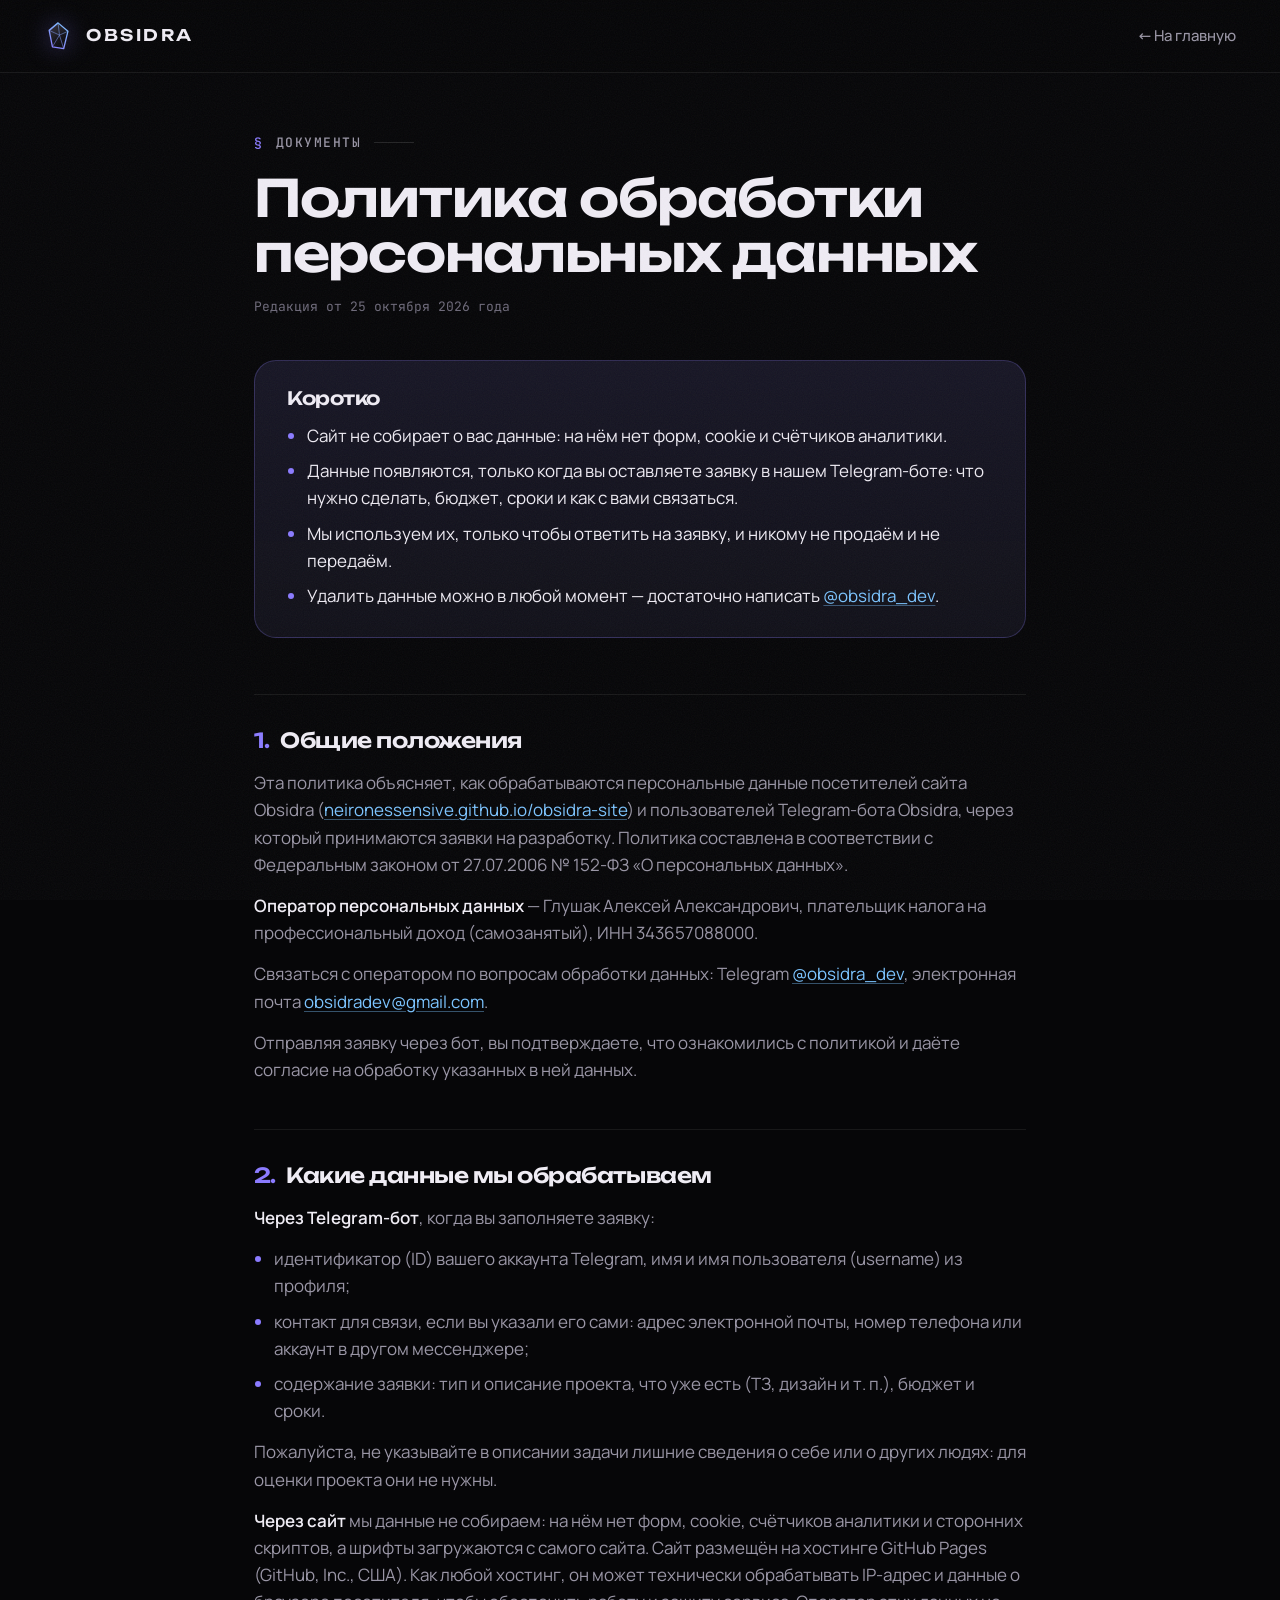
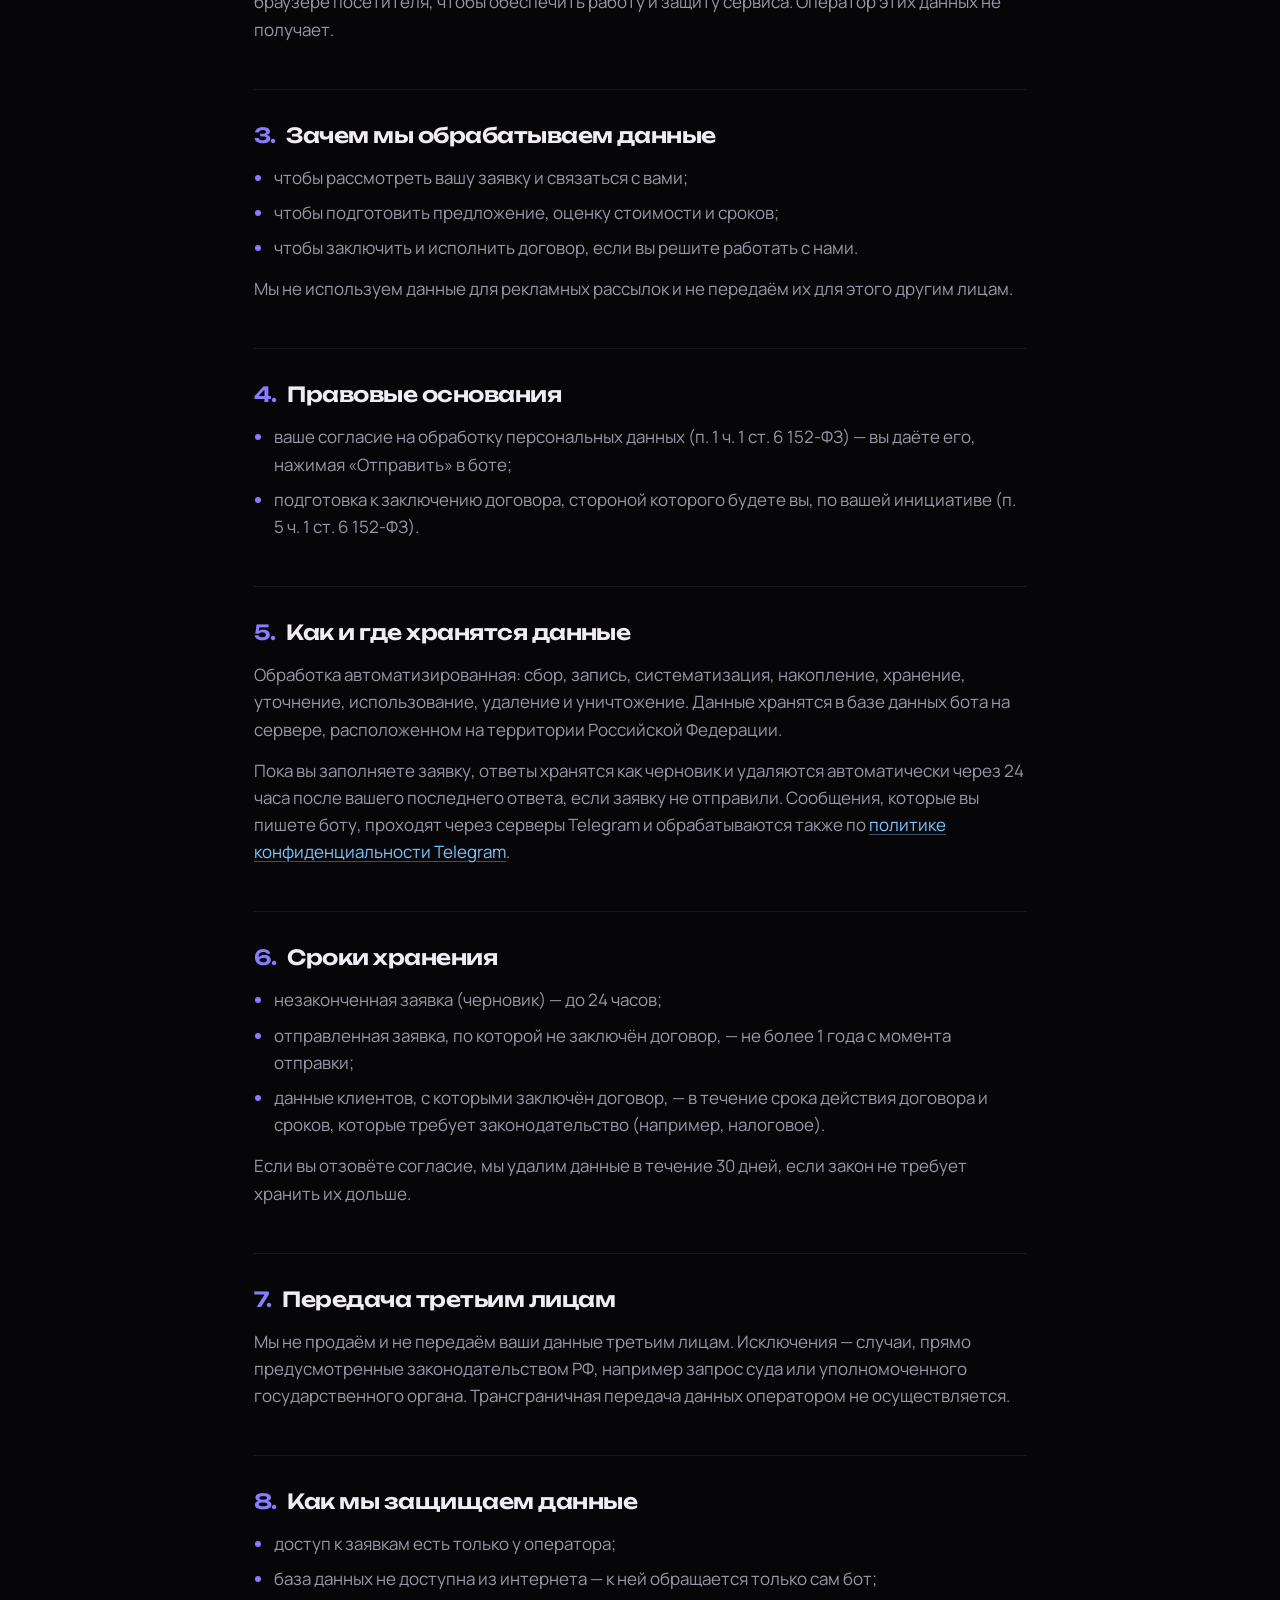
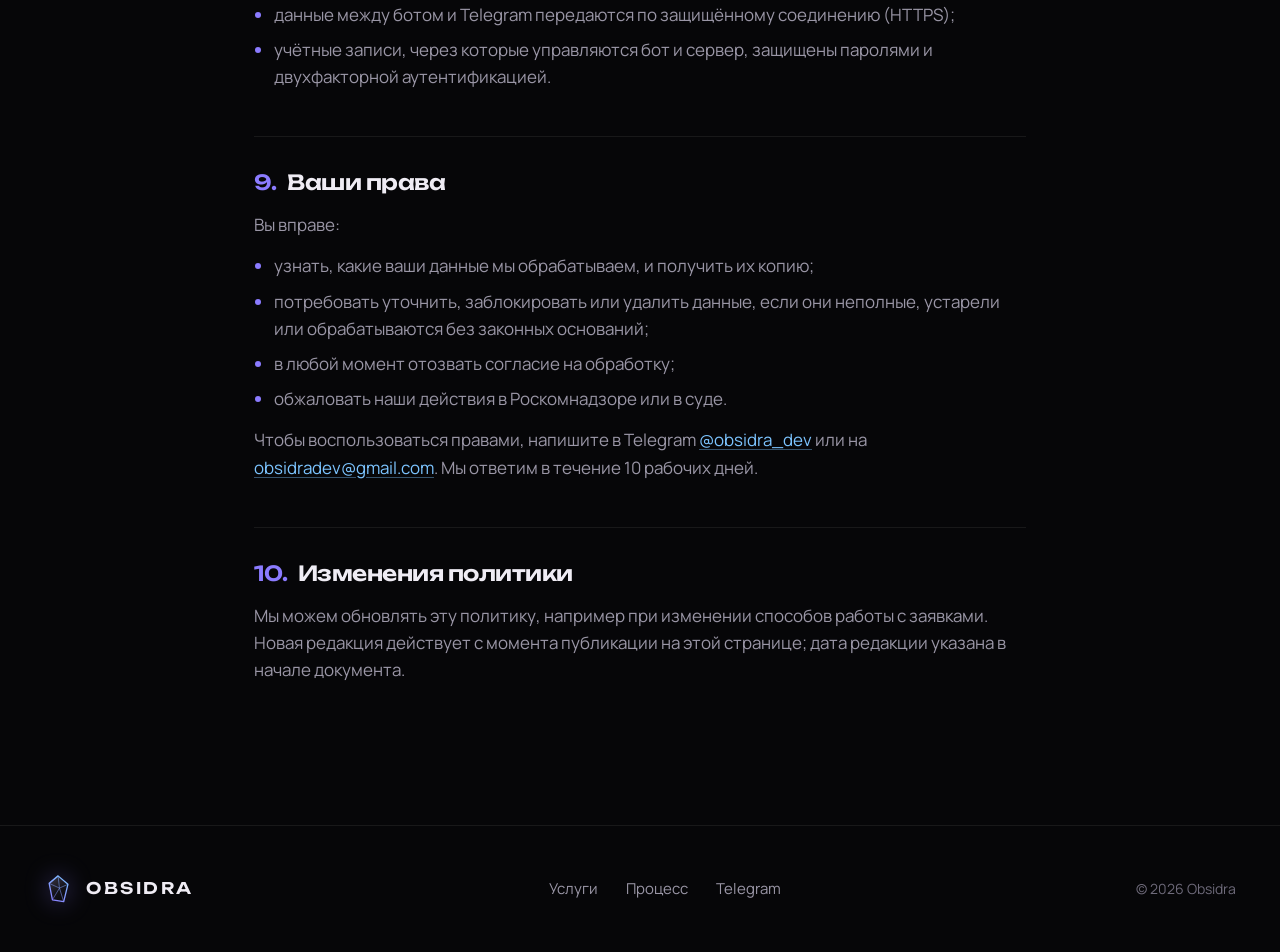
<file: privacy.html>
<!doctype html>
<html lang="ru">
<head>
  <meta charset="utf-8">
  <meta name="viewport" content="width=device-width, initial-scale=1">
  <title>Политика обработки персональных данных — Obsidra</title>
  <meta name="description" content="Какие персональные данные собирает Obsidra через Telegram-бот, зачем, где хранит и как их удалить.">
  <meta name="theme-color" content="#060608">
  <meta name="robots" content="noindex">
  <!-- CSP как на главной; на этой странице нет скриптов вообще -->
  <meta http-equiv="Content-Security-Policy" content="default-src 'none'; script-src 'none'; style-src 'self'; font-src 'self'; img-src 'self' data:; manifest-src 'self'; base-uri 'none'; form-action 'none'">
  <meta name="referrer" content="strict-origin-when-cross-origin">

  <!-- favicon.ico — для браузеров без SVG-иконок; apple-touch-icon и манифест — для главного экрана телефона.
       Исходник иконок главного экрана — brand/icon.html -->
  <link rel="icon" href="favicon.ico" sizes="48x48">
  <link rel="icon" href="favicon.svg?v=2" type="image/svg+xml">
  <link rel="apple-touch-icon" href="apple-touch-icon.png">
  <meta name="apple-mobile-web-app-title" content="Obsidra">
  <link rel="manifest" href="site.webmanifest">
  <link rel="stylesheet" href="fonts/fonts.css?v=1">
  <link rel="stylesheet" href="styles.css?v=13">
</head>
<body class="legal-page">
  <svg class="sprite" aria-hidden="true" focusable="false">
    <defs>
      <linearGradient id="mark-fill" x1="6" y1="2" x2="26" y2="30" gradientUnits="userSpaceOnUse">
        <stop stop-color="#3b3746"/>
        <stop offset=".55" stop-color="#131218"/>
        <stop offset="1" stop-color="#060608"/>
      </linearGradient>
      <linearGradient id="mark-edge" x1="6" y1="30" x2="26" y2="2" gradientUnits="userSpaceOnUse">
        <stop stop-color="#8b7bff"/>
        <stop offset="1" stop-color="#7cc4ff"/>
      </linearGradient>
    </defs>
    <symbol id="mark" viewBox="0 0 32 32">
      <path d="M15 2 25.5 11 21 29.5 9 27.5 5.5 10Z" fill="url(#mark-fill)" stroke="url(#mark-edge)" stroke-width="1.4" stroke-linejoin="round"/>
      <path d="M15 2 16.5 15 25.5 11M16.5 15 21 29.5M16.5 15 9 27.5M16.5 15 5.5 10" fill="none" stroke="url(#mark-edge)" stroke-width="1" stroke-opacity=".55" stroke-linejoin="round"/>
    </symbol>
  </svg>

  <a class="skip-link" href="#main">Перейти к содержимому</a>

  <header class="header is-scrolled">
    <div class="container header__inner">
      <a class="logo" href="index.html" aria-label="Obsidra — на главную">
        <svg class="logo__mark" aria-hidden="true"><use href="#mark"/></svg>
        <span class="logo__word">OBSIDRA</span>
      </a>
      <a class="legal-back" href="index.html">← На главную</a>
    </div>
  </header>

  <main id="main" class="legal">
    <div class="container legal__inner">
      <p class="kicker"><span>§</span>Документы</p>
      <h1 class="legal__title">Политика обработки персональных данных</h1>
      <p class="legal__meta">Редакция от 25 октября 2026 года</p>

      <aside class="legal__summary" aria-label="Коротко о главном">
        <h2>Коротко</h2>
        <ul>
          <li>Сайт не собирает о вас данные: на нём нет форм, cookie и счётчиков аналитики.</li>
          <li>Данные появляются, только когда вы оставляете заявку в нашем Telegram-боте: что нужно сделать, бюджет, сроки и как с вами связаться.</li>
          <li>Мы используем их, только чтобы ответить на заявку, и никому не продаём и не передаём.</li>
          <li>Удалить данные можно в любой момент — достаточно написать <a href="https://t.me/obsidra_dev">@obsidra_dev</a>.</li>
        </ul>
      </aside>

      <section class="legal__section">
        <h2><span>1.</span> Общие положения</h2>
        <p>Эта политика объясняет, как обрабатываются персональные данные посетителей сайта Obsidra (<a href="https://neironessensive.github.io/obsidra-site/">neironessensive.github.io/obsidra-site</a>) и пользователей Telegram-бота Obsidra, через который принимаются заявки на разработку. Политика составлена в соответствии с Федеральным законом от 27.07.2006 № 152-ФЗ «О персональных данных».</p>
        <p><b>Оператор персональных данных</b> — Глушак Алексей Александрович, плательщик налога на профессиональный доход (самозанятый), ИНН 343657088000.</p>
        <p>Связаться с оператором по вопросам обработки данных: Telegram <a href="https://t.me/obsidra_dev">@obsidra_dev</a>, электронная почта <a href="mailto:obsidradev@gmail.com">obsidradev@gmail.com</a>.</p>
        <p>Отправляя заявку через бот, вы подтверждаете, что ознакомились с политикой и даёте согласие на обработку указанных в ней данных.</p>
      </section>

      <section class="legal__section">
        <h2><span>2.</span> Какие данные мы обрабатываем</h2>
        <p><b>Через Telegram-бот</b>, когда вы заполняете заявку:</p>
        <ul>
          <li>идентификатор (ID) вашего аккаунта Telegram, имя и имя пользователя (username) из профиля;</li>
          <li>контакт для связи, если вы указали его сами: адрес электронной почты, номер телефона или аккаунт в другом мессенджере;</li>
          <li>содержание заявки: тип и описание проекта, что уже есть (ТЗ, дизайн и т. п.), бюджет и сроки.</li>
        </ul>
        <p>Пожалуйста, не указывайте в описании задачи лишние сведения о себе или о других людях: для оценки проекта они не нужны.</p>
        <p><b>Через сайт</b> мы данные не собираем: на нём нет форм, cookie, счётчиков аналитики и сторонних скриптов, а шрифты загружаются с самого сайта. Сайт размещён на хостинге GitHub Pages (GitHub, Inc., США). Как любой хостинг, он может технически обрабатывать IP-адрес и данные о браузере посетителя, чтобы обеспечить работу и защиту сервиса. Оператор этих данных не получает.</p>
      </section>

      <section class="legal__section">
        <h2><span>3.</span> Зачем мы обрабатываем данные</h2>
        <ul>
          <li>чтобы рассмотреть вашу заявку и связаться с вами;</li>
          <li>чтобы подготовить предложение, оценку стоимости и сроков;</li>
          <li>чтобы заключить и исполнить договор, если вы решите работать с нами.</li>
        </ul>
        <p>Мы не используем данные для рекламных рассылок и не передаём их для этого другим лицам.</p>
      </section>

      <section class="legal__section">
        <h2><span>4.</span> Правовые основания</h2>
        <ul>
          <li>ваше согласие на обработку персональных данных (п. 1 ч. 1 ст. 6 152-ФЗ) — вы даёте его, нажимая «Отправить» в боте;</li>
          <li>подготовка к заключению договора, стороной которого будете вы, по вашей инициативе (п. 5 ч. 1 ст. 6 152-ФЗ).</li>
        </ul>
      </section>

      <section class="legal__section">
        <h2><span>5.</span> Как и где хранятся данные</h2>
        <p>Обработка автоматизированная: сбор, запись, систематизация, накопление, хранение, уточнение, использование, удаление и уничтожение. Данные хранятся в базе данных бота на сервере, расположенном на территории Российской Федерации.</p>
        <p>Пока вы заполняете заявку, ответы хранятся как черновик и удаляются автоматически через 24 часа после вашего последнего ответа, если заявку не отправили. Сообщения, которые вы пишете боту, проходят через серверы Telegram и обрабатываются также по <a href="https://telegram.org/privacy">политике конфиденциальности Telegram</a>.</p>
      </section>

      <section class="legal__section">
        <h2><span>6.</span> Сроки хранения</h2>
        <ul>
          <li>незаконченная заявка (черновик) — до 24 часов;</li>
          <li>отправленная заявка, по которой не заключён договор, — не более 1 года с момента отправки;</li>
          <li>данные клиентов, с которыми заключён договор, — в течение срока действия договора и сроков, которые требует законодательство (например, налоговое).</li>
        </ul>
        <p>Если вы отзовёте согласие, мы удалим данные в течение 30 дней, если закон не требует хранить их дольше.</p>
      </section>

      <section class="legal__section">
        <h2><span>7.</span> Передача третьим лицам</h2>
        <p>Мы не продаём и не передаём ваши данные третьим лицам. Исключения — случаи, прямо предусмотренные законодательством РФ, например запрос суда или уполномоченного государственного органа. Трансграничная передача данных оператором не осуществляется.</p>
      </section>

      <section class="legal__section">
        <h2><span>8.</span> Как мы защищаем данные</h2>
        <ul>
          <li>доступ к заявкам есть только у оператора;</li>
          <li>база данных не доступна из интернета — к ней обращается только сам бот;</li>
          <li>данные между ботом и Telegram передаются по защищённому соединению (HTTPS);</li>
          <li>учётные записи, через которые управляются бот и сервер, защищены паролями и двухфакторной аутентификацией.</li>
        </ul>
      </section>

      <section class="legal__section">
        <h2><span>9.</span> Ваши права</h2>
        <p>Вы вправе:</p>
        <ul>
          <li>узнать, какие ваши данные мы обрабатываем, и получить их копию;</li>
          <li>потребовать уточнить, заблокировать или удалить данные, если они неполные, устарели или обрабатываются без законных оснований;</li>
          <li>в любой момент отозвать согласие на обработку;</li>
          <li>обжаловать наши действия в Роскомнадзоре или в суде.</li>
        </ul>
        <p>Чтобы воспользоваться правами, напишите в Telegram <a href="https://t.me/obsidra_dev">@obsidra_dev</a> или на <a href="mailto:obsidradev@gmail.com">obsidradev@gmail.com</a>. Мы ответим в течение 10 рабочих дней.</p>
      </section>

      <section class="legal__section">
        <h2><span>10.</span> Изменения политики</h2>
        <p>Мы можем обновлять эту политику, например при изменении способов работы с заявками. Новая редакция действует с момента публикации на этой странице; дата редакции указана в начале документа.</p>
      </section>
    </div>
  </main>

  <footer class="footer">
    <div class="container">
      <div class="footer__inner">
        <a class="logo" href="index.html" aria-label="Obsidra — на главную">
          <svg class="logo__mark" aria-hidden="true"><use href="#mark"/></svg>
          <span class="logo__word">OBSIDRA</span>
        </a>
        <nav class="footer__nav" aria-label="Навигация в подвале">
          <a href="index.html#services">Услуги</a>
          <a href="index.html#process">Процесс</a>
          <a href="https://t.me/obsidra_dev" target="_blank" rel="noopener">Telegram</a>
        </nav>
        <p class="footer__copy">© 2026 Obsidra</p>
      </div>
    </div>
  </footer>
</body>
</html>
</file>
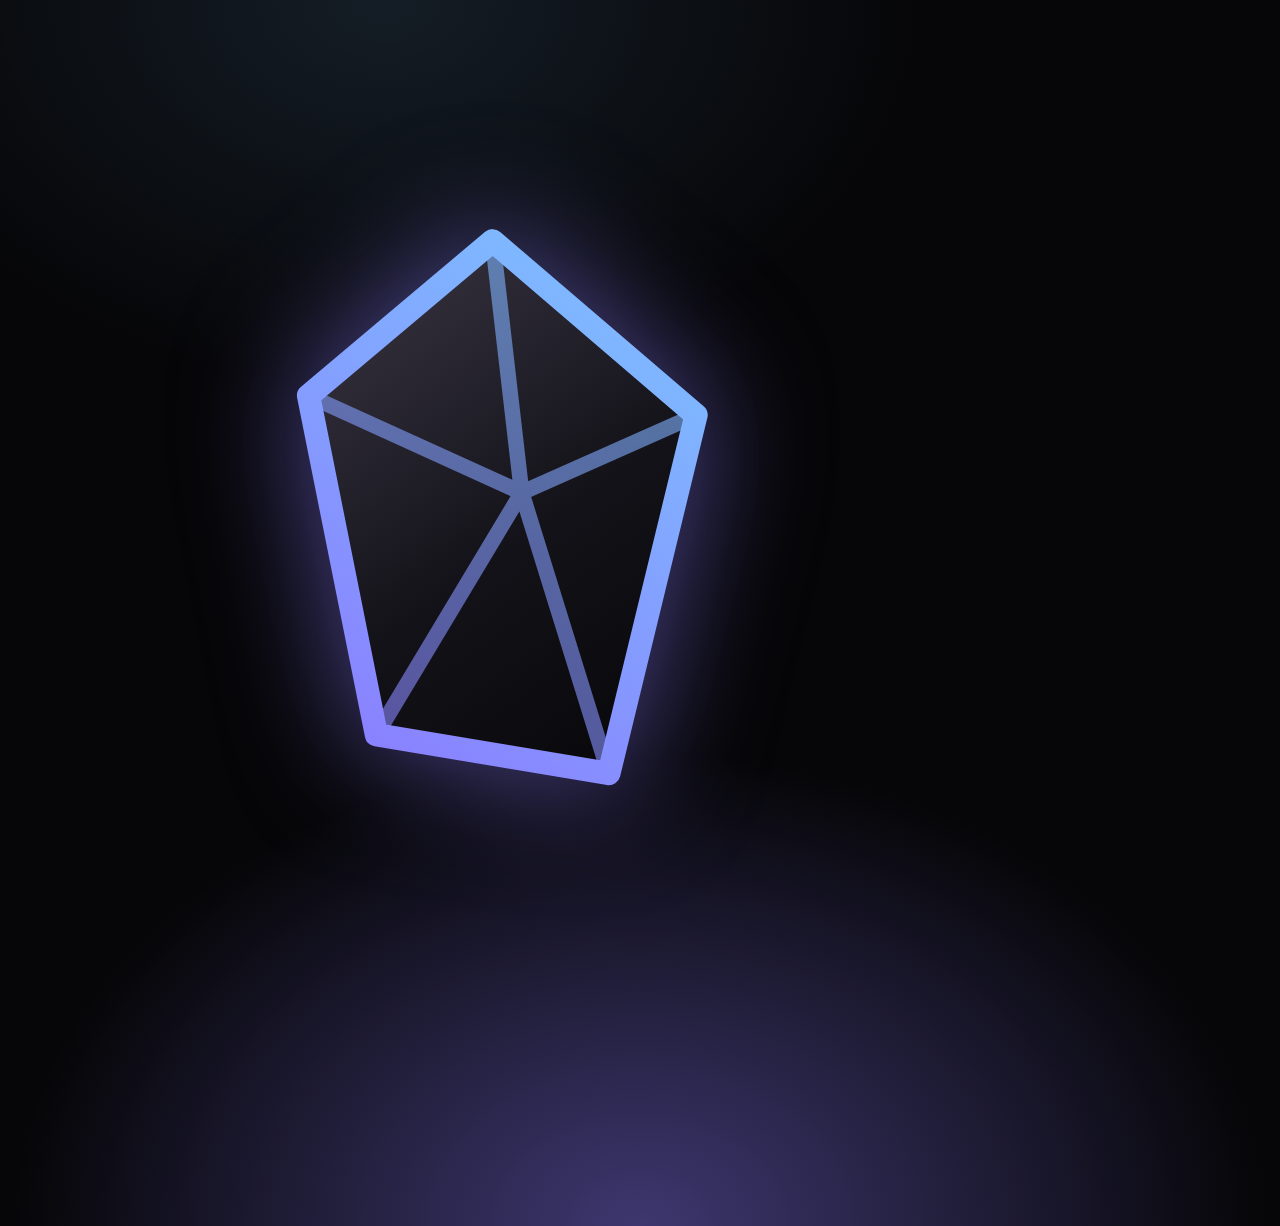
<file: brand/icon.html>
<!doctype html>
<html lang="ru">
<head>
<meta charset="utf-8">
<meta name="robots" content="noindex">
<title>Obsidra — иконка для главного экрана</title>
<!--
  Исходник apple-touch-icon.png (180×180), icon-192.png и icon-512.png.
  Иконка без прозрачности и без скруглений: iOS и Android скругляют углы сами.
  Пересобрать: снять скриншот 1024×1024 headless-браузером (см. og-image.html) и уменьшить до нужных размеров.
-->
<style>
  html, body { margin: 0; }
  body {
    width: 1024px;
    height: 1024px;
    overflow: hidden;
    background:
      radial-gradient(ellipse 70% 55% at 50% 100%, rgba(139, 123, 255, .42), transparent 70%),
      radial-gradient(ellipse 60% 45% at 30% 0%, rgba(124, 196, 255, .12), transparent 70%),
      #060608;
  }
  svg {
    display: block;
    width: 620px;
    height: 620px;
    margin: 202px auto 0;
    filter: drop-shadow(0 0 60px rgba(139, 123, 255, .55));
  }
</style>
</head>
<body>
  <!-- тот же знак, что в логотипе и favicon.svg -->
  <svg viewBox="0 0 32 32" aria-hidden="true">
    <defs>
      <linearGradient id="f" x1="6" y1="2" x2="26" y2="30" gradientUnits="userSpaceOnUse">
        <stop stop-color="#3b3746"/><stop offset=".55" stop-color="#131218"/><stop offset="1" stop-color="#060608"/>
      </linearGradient>
      <linearGradient id="e" x1="6" y1="30" x2="26" y2="2" gradientUnits="userSpaceOnUse">
        <stop stop-color="#8b7bff"/><stop offset="1" stop-color="#7cc4ff"/>
      </linearGradient>
    </defs>
    <path d="M15 2 25.5 11 21 29.5 9 27.5 5.5 10Z" fill="url(#f)" stroke="url(#e)" stroke-width="1.2" stroke-linejoin="round"/>
    <path d="M15 2 16.5 15 25.5 11M16.5 15 21 29.5M16.5 15 9 27.5M16.5 15 5.5 10" fill="none" stroke="url(#e)" stroke-width=".8" stroke-opacity=".6" stroke-linejoin="round"/>
  </svg>
</body>
</html>
</file>
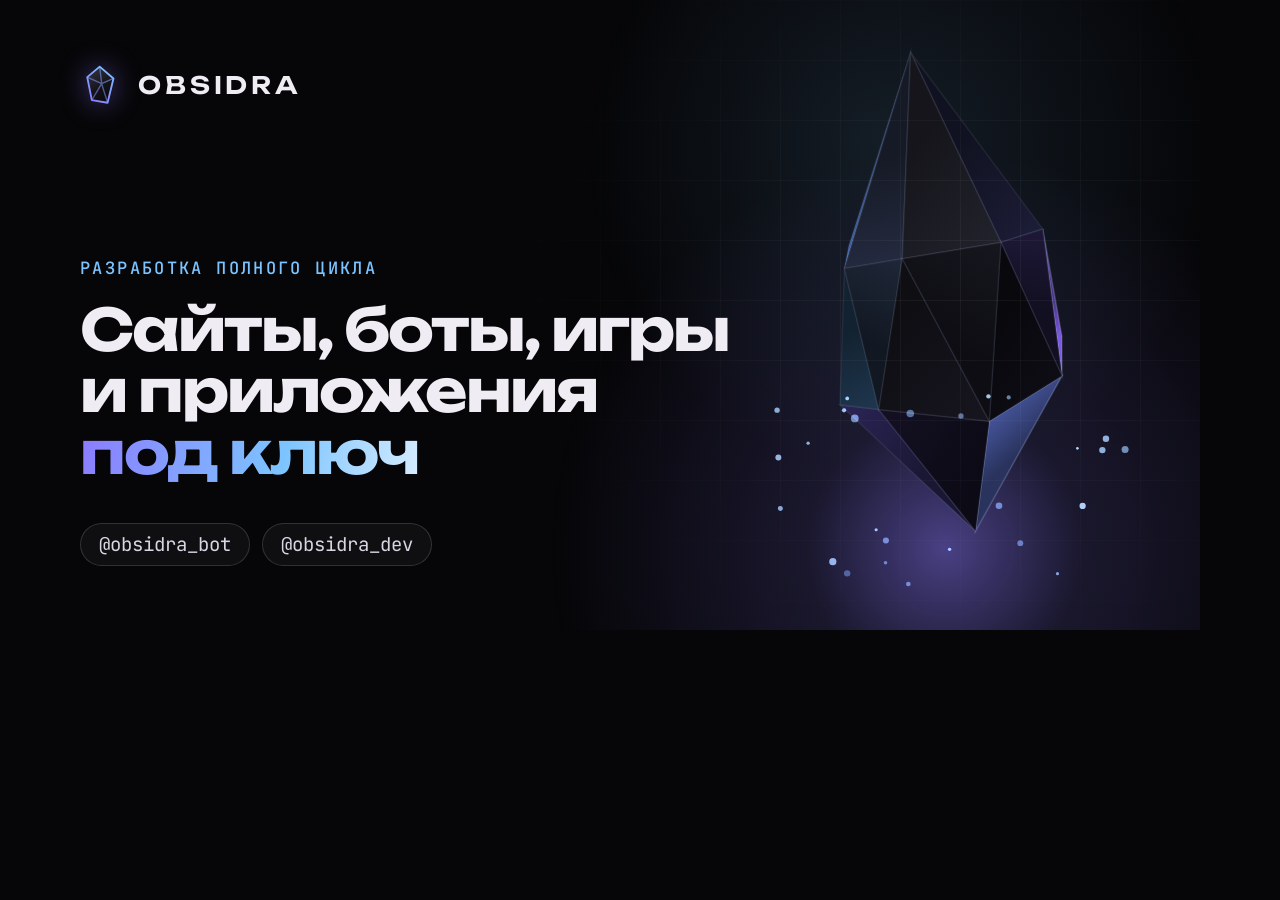
<file: brand/og-image.html>
<!doctype html>
<html lang="ru">
<head>
<meta charset="utf-8">
<meta name="robots" content="noindex">
<title>Obsidra — картинка для превью ссылки</title>
<!--
  Исходник brand/og-image.png (1200×630) — превью ссылки на сайт в Telegram, VK и мессенджерах.
  Пересобрать: запустить локальный сервер (см. README) и снять скриншот headless-браузером, например
  msedge --headless=new --window-size=1200,630 --hide-scrollbars --screenshot=og-image.png http://localhost:5510/brand/og-image.html
  Кристалл — статичный кадр того же кристалла, что крутится на главной (script.js).
-->
<link rel="stylesheet" href="../fonts/fonts.css">
<style>
  html, body { margin: 0; }
  body {
    position: relative;
    width: 1200px;
    height: 630px;
    overflow: hidden;
    background: #060608;
    color: #efecf4;
    font-family: 'Manrope', system-ui, sans-serif;
    -webkit-font-smoothing: antialiased;
  }
  canvas { position: absolute; inset: 0; }
  .grid {
    position: absolute;
    inset: 0;
    background-image:
      linear-gradient(rgba(255, 255, 255, .05) 1px, transparent 1px),
      linear-gradient(90deg, rgba(255, 255, 255, .05) 1px, transparent 1px);
    background-size: 60px 60px;
    -webkit-mask-image: radial-gradient(ellipse 55% 85% at 80% 45%, #000, transparent 75%);
    mask-image: radial-gradient(ellipse 55% 85% at 80% 45%, #000, transparent 75%);
  }
  .content {
    position: absolute;
    top: 64px; bottom: 64px; left: 80px;
    width: 700px;
    display: flex;
    flex-direction: column;
  }
  .logo {
    display: flex;
    align-items: center;
    gap: 16px;
    font: 600 24px/1 'Unbounded', sans-serif;
    letter-spacing: .16em;
  }
  .logo svg { width: 42px; height: 42px; filter: drop-shadow(0 0 14px rgba(139, 123, 255, .45)); }
  .eyebrow {
    margin: auto 0 22px;
    font: 500 17px/1 'JetBrains Mono', monospace;
    letter-spacing: .14em;
    text-transform: uppercase;
    color: #7cc4ff;
  }
  h1 {
    margin: 0;
    font: 700 58px/1.06 'Unbounded', sans-serif;
    letter-spacing: -.035em;
  }
  .grad {
    background: linear-gradient(100deg, #8b7bff 0%, #7cc4ff 60%, #d4ecff 100%);
    -webkit-background-clip: text;
    background-clip: text;
    color: transparent;
  }
  .handles { display: flex; gap: 12px; margin-top: 40px; }
  .handles span {
    padding: 11px 18px;
    border: 1px solid rgba(255, 255, 255, .14);
    border-radius: 999px;
    background: rgba(255, 255, 255, .04);
    font: 400 19px/1 'JetBrains Mono', monospace;
    color: #d9d5e3;
  }
</style>
</head>
<body>
  <canvas id="c" width="1200" height="630"></canvas>
  <div class="grid"></div>

  <div class="content">
    <div class="logo">
      <svg viewBox="0 0 32 32" aria-hidden="true">
        <defs>
          <linearGradient id="f" x1="6" y1="2" x2="26" y2="30" gradientUnits="userSpaceOnUse">
            <stop stop-color="#3b3746"/><stop offset=".55" stop-color="#131218"/><stop offset="1" stop-color="#060608"/>
          </linearGradient>
          <linearGradient id="e" x1="6" y1="30" x2="26" y2="2" gradientUnits="userSpaceOnUse">
            <stop stop-color="#8b7bff"/><stop offset="1" stop-color="#7cc4ff"/>
          </linearGradient>
        </defs>
        <path d="M15 2 25.5 11 21 29.5 9 27.5 5.5 10Z" fill="url(#f)" stroke="url(#e)" stroke-width="1.4" stroke-linejoin="round"/>
        <path d="M15 2 16.5 15 25.5 11M16.5 15 21 29.5M16.5 15 9 27.5M16.5 15 5.5 10" fill="none" stroke="url(#e)" stroke-width="1" stroke-opacity=".55" stroke-linejoin="round"/>
      </svg>
      OBSIDRA
    </div>

    <p class="eyebrow">Разработка полного цикла</p>
    <h1>Сайты, боты, игры<br>и приложения<br><span class="grad">под ключ</span></h1>
    <div class="handles"><span>@obsidra_bot</span><span>@obsidra_dev</span></div>
  </div>

<script>
  const W = 1200, H = 630;
  const ctx = document.getElementById('c').getContext('2d');

  function mulberry32(seed) {
    let a = seed;
    return () => {
      a |= 0; a = (a + 0x6d2b79f5) | 0;
      let t = Math.imul(a ^ (a >>> 15), 1 | a);
      t = (t + Math.imul(t ^ (t >>> 7), 61 | t)) ^ t;
      return ((t ^ (t >>> 14)) >>> 0) / 4294967296;
    };
  }
  const sub = (a, b) => [a[0] - b[0], a[1] - b[1], a[2] - b[2]];
  const dot = (a, b) => a[0] * b[0] + a[1] * b[1] + a[2] * b[2];
  const cross = (a, b) => [a[1] * b[2] - a[2] * b[1], a[2] * b[0] - a[0] * b[2], a[0] * b[1] - a[1] * b[0]];
  const norm = (v) => { const l = Math.hypot(...v) || 1; return [v[0] / l, v[1] / l, v[2] / l]; };
  const normal = (a, b, c) => norm(cross(sub(b, a), sub(c, a)));
  const centroid = (a, b, c) => [(a[0] + b[0] + c[0]) / 3, (a[1] + b[1] + c[1]) / 3, (a[2] + b[2] + c[2]) / 3];
  const rgb = (r, g, b) => { const k = (v) => Math.max(0, Math.min(255, Math.round(v))); return `rgb(${k(r)}, ${k(g)}, ${k(b)})`; };
  function rotate([x, y, z], rx, ry, rz) {
    let c = Math.cos(ry), s = Math.sin(ry);
    [x, z] = [x * c + z * s, -x * s + z * c];
    c = Math.cos(rx); s = Math.sin(rx);
    [y, z] = [y * c - z * s, y * s + z * c];
    c = Math.cos(rz); s = Math.sin(rz);
    [x, y] = [x * c - y * s, x * s + y * c];
    return [x, y, z];
  }

  // та же геометрия, что у кристалла на главной
  const rand = mulberry32(11);
  const N = 7;
  const verts = [[0.03, 1.6, 0]];
  for (let i = 0; i < N; i++) {
    const a = (i / N) * Math.PI * 2 + (rand() - 0.5) * 0.35;
    const r = 0.62 + (rand() - 0.5) * 0.14;
    verts.push([Math.cos(a) * r, 0.46 + (rand() - 0.5) * 0.2, Math.sin(a) * r]);
  }
  for (let i = 0; i < N; i++) {
    const a = ((i + 0.5) / N) * Math.PI * 2 + (rand() - 0.5) * 0.35;
    const r = 0.76 + (rand() - 0.5) * 0.14;
    verts.push([Math.cos(a) * r, -0.36 + (rand() - 0.5) * 0.22, Math.sin(a) * r]);
  }
  verts.push([-0.05, -1.48, 0.04]);
  const U = (i) => 1 + (i % N), L = (i) => 1 + N + (i % N), TOP = 0, BOTTOM = 2 * N + 1;
  const faces = [];
  for (let i = 0; i < N; i++) {
    faces.push([TOP, U(i), U(i + 1)], [U(i), L(i), U(i + 1)], [U(i + 1), L(i), L(i + 1)], [BOTTOM, L(i + 1), L(i)]);
  }
  faces.forEach((f) => {
    const n = normal(verts[f[0]], verts[f[1]], verts[f[2]]);
    if (dot(n, centroid(verts[f[0]], verts[f[1]], verts[f[2]])) < 0) f.reverse();
  });

  const L1 = norm([-0.55, 0.75, -0.5]);
  const L2 = norm([0.65, -0.55, 0.55]);
  const H1 = norm([L1[0], L1[1], L1[2] - 1]);
  const D = 5.2;
  const cx = 945, cy = 318, S = 640;

  // фиолетовое свечение под кристаллом и ледяной ореол над ним
  const glow = ctx.createRadialGradient(cx, cy + S * 0.36, 0, cx, cy + S * 0.36, S * 0.62);
  glow.addColorStop(0, 'rgba(139, 123, 255, 0.5)');
  glow.addColorStop(0.35, 'rgba(139, 123, 255, 0.15)');
  glow.addColorStop(1, 'rgba(139, 123, 255, 0)');
  ctx.fillStyle = glow;
  ctx.fillRect(0, 0, W, H);
  const halo = ctx.createRadialGradient(cx - 60, cy - 180, 0, cx - 40, cy - 160, S * 0.5);
  halo.addColorStop(0, 'rgba(124, 196, 255, 0.12)');
  halo.addColorStop(1, 'rgba(124, 196, 255, 0)');
  ctx.fillStyle = halo;
  ctx.fillRect(0, 0, W, H);

  const F = S * 0.25 * D;
  const pts = verts.map((v) => rotate(v, -0.2, 0.95, 0.14));
  const proj = pts.map((p) => { const k = F / (p[2] + D); return [cx + p[0] * k, cy - p[1] * k]; });
  const visible = [];
  for (const f of faces) {
    const a = pts[f[0]], b = pts[f[1]], c = pts[f[2]];
    const n = normal(a, b, c);
    const m = centroid(a, b, c);
    if (dot(n, [m[0], m[1], m[2] + D]) >= 0) continue;
    visible.push({ f, n, z: m[2] });
  }
  visible.sort((p, q) => q.z - p.z);

  for (const { f, n } of visible) {
    const d1 = Math.max(0, dot(n, L1));
    const d2 = Math.max(0, dot(n, L2));
    const s1 = Math.pow(Math.max(0, dot(n, H1)), 34);
    const fres = Math.pow(1 - Math.abs(n[2]), 2.2);
    const ir = 0.5 + 0.5 * Math.sin(Math.atan2(n[1], n[0]) * 3 + 1.2);
    const rim = Math.pow(d2, 1.6);
    const r = 7 + d1 * 22 + rim * 140 + s1 * 215 + fres * (ir * 90 + (1 - ir) * 25);
    const g = 7 + d1 * 21 + rim * 118 + s1 * 225 + fres * (ir * 55 + (1 - ir) * 115);
    const b = 10 + d1 * 30 + rim * 255 + s1 * 240 + fres * (ir * 170 + (1 - ir) * 165);
    const p0 = proj[f[0]], p1 = proj[f[1]], p2 = proj[f[2]];
    const grad = ctx.createLinearGradient(p0[0], p0[1], (p1[0] + p2[0]) / 2, (p1[1] + p2[1]) / 2);
    grad.addColorStop(0, rgb(r * 1.18, g * 1.18, b * 1.18));
    grad.addColorStop(1, rgb(r * 0.72, g * 0.72, b * 0.72));
    ctx.beginPath();
    ctx.moveTo(p0[0], p0[1]); ctx.lineTo(p1[0], p1[1]); ctx.lineTo(p2[0], p2[1]);
    ctx.closePath();
    ctx.fillStyle = grad;
    ctx.fill();
    ctx.strokeStyle = `rgba(200, 214, 255, ${0.08 + s1 * 0.5 + d2 * 0.3})`;
    ctx.lineWidth = 1.5;
    ctx.stroke();
  }

  // ледяные искры
  ctx.globalCompositeOperation = 'lighter';
  const sparkRand = mulberry32(5);
  for (let i = 0; i < 26; i++) {
    const x = cx + (sparkRand() - 0.5) * S * 0.62;
    const y = cy + S * 0.12 + sparkRand() * S * 0.3;
    const life = sparkRand();
    ctx.beginPath();
    ctx.arc(x, y, 1.3 + sparkRand() * 2.6, 0, Math.PI * 2);
    ctx.fillStyle = `rgba(${120 + Math.round(life * 70)}, ${180 + Math.round(life * 50)}, 255, ${0.35 + life * 0.5})`;
    ctx.fill();
  }
</script>
</body>
</html>
</file>
<file: fonts/fonts.css>
/* Шрифты хранятся в репозитории, чтобы сайт не зависел от Google Fonts.
   Все три семейства — под лицензией SIL OFL 1.1 (тексты лицензий — рядом, OFL-*.txt).
   Пересобрать: python tools/fetch_fonts.py fonts */

/* JetBrains Mono, cyrillic-ext */
@font-face {
  font-family: 'JetBrains Mono';
  font-style: normal;
  font-weight: 400 500;
  font-display: swap;
  src: url(jetbrains-mono-cyrillic-ext.woff2) format('woff2');
  unicode-range: U+0460-052F, U+1C80-1C8A, U+20B4, U+2DE0-2DFF, U+A640-A69F, U+FE2E-FE2F;
}

/* JetBrains Mono, cyrillic */
@font-face {
  font-family: 'JetBrains Mono';
  font-style: normal;
  font-weight: 400 500;
  font-display: swap;
  src: url(jetbrains-mono-cyrillic.woff2) format('woff2');
  unicode-range: U+0301, U+0400-045F, U+0490-0491, U+04B0-04B1, U+2116;
}

/* JetBrains Mono, latin-ext */
@font-face {
  font-family: 'JetBrains Mono';
  font-style: normal;
  font-weight: 400 500;
  font-display: swap;
  src: url(jetbrains-mono-latin-ext.woff2) format('woff2');
  unicode-range: U+0100-02BA, U+02BD-02C5, U+02C7-02CC, U+02CE-02D7, U+02DD-02FF, U+0304, U+0308, U+0329, U+1D00-1DBF, U+1E00-1E9F, U+1EF2-1EFF, U+2020, U+20A0-20AB, U+20AD-20C4, U+2113, U+2C60-2C7F, U+A720-A7FF;
}

/* JetBrains Mono, latin */
@font-face {
  font-family: 'JetBrains Mono';
  font-style: normal;
  font-weight: 400 500;
  font-display: swap;
  src: url(jetbrains-mono-latin.woff2) format('woff2');
  unicode-range: U+0000-00FF, U+0131, U+0152-0153, U+02BB-02BC, U+02C6, U+02DA, U+02DC, U+0304, U+0308, U+0329, U+2000-206F, U+20AC, U+2122, U+2191, U+2193, U+2212, U+2215, U+FEFF, U+FFFD;
}

/* Manrope, cyrillic-ext */
@font-face {
  font-family: 'Manrope';
  font-style: normal;
  font-weight: 400 700;
  font-display: swap;
  src: url(manrope-cyrillic-ext.woff2) format('woff2');
  unicode-range: U+0460-052F, U+1C80-1C8A, U+20B4, U+2DE0-2DFF, U+A640-A69F, U+FE2E-FE2F;
}

/* Manrope, cyrillic */
@font-face {
  font-family: 'Manrope';
  font-style: normal;
  font-weight: 400 700;
  font-display: swap;
  src: url(manrope-cyrillic.woff2) format('woff2');
  unicode-range: U+0301, U+0400-045F, U+0490-0491, U+04B0-04B1, U+2116;
}

/* Manrope, latin-ext */
@font-face {
  font-family: 'Manrope';
  font-style: normal;
  font-weight: 400 700;
  font-display: swap;
  src: url(manrope-latin-ext.woff2) format('woff2');
  unicode-range: U+0100-02BA, U+02BD-02C5, U+02C7-02CC, U+02CE-02D7, U+02DD-02FF, U+0304, U+0308, U+0329, U+1D00-1DBF, U+1E00-1E9F, U+1EF2-1EFF, U+2020, U+20A0-20AB, U+20AD-20C4, U+2113, U+2C60-2C7F, U+A720-A7FF;
}

/* Manrope, latin */
@font-face {
  font-family: 'Manrope';
  font-style: normal;
  font-weight: 400 700;
  font-display: swap;
  src: url(manrope-latin.woff2) format('woff2');
  unicode-range: U+0000-00FF, U+0131, U+0152-0153, U+02BB-02BC, U+02C6, U+02DA, U+02DC, U+0304, U+0308, U+0329, U+2000-206F, U+20AC, U+2122, U+2191, U+2193, U+2212, U+2215, U+FEFF, U+FFFD;
}

/* Unbounded, cyrillic-ext */
@font-face {
  font-family: 'Unbounded';
  font-style: normal;
  font-weight: 400 700;
  font-display: swap;
  src: url(unbounded-cyrillic-ext.woff2) format('woff2');
  unicode-range: U+0460-052F, U+1C80-1C8A, U+20B4, U+2DE0-2DFF, U+A640-A69F, U+FE2E-FE2F;
}

/* Unbounded, cyrillic */
@font-face {
  font-family: 'Unbounded';
  font-style: normal;
  font-weight: 400 700;
  font-display: swap;
  src: url(unbounded-cyrillic.woff2) format('woff2');
  unicode-range: U+0301, U+0400-045F, U+0490-0491, U+04B0-04B1, U+2116;
}

/* Unbounded, latin-ext */
@font-face {
  font-family: 'Unbounded';
  font-style: normal;
  font-weight: 400 700;
  font-display: swap;
  src: url(unbounded-latin-ext.woff2) format('woff2');
  unicode-range: U+0100-02BA, U+02BD-02C5, U+02C7-02CC, U+02CE-02D7, U+02DD-02FF, U+0304, U+0308, U+0329, U+1D00-1DBF, U+1E00-1E9F, U+1EF2-1EFF, U+2020, U+20A0-20AB, U+20AD-20C4, U+2113, U+2C60-2C7F, U+A720-A7FF;
}

/* Unbounded, latin */
@font-face {
  font-family: 'Unbounded';
  font-style: normal;
  font-weight: 400 700;
  font-display: swap;
  src: url(unbounded-latin.woff2) format('woff2');
  unicode-range: U+0000-00FF, U+0131, U+0152-0153, U+02BB-02BC, U+02C6, U+02DA, U+02DC, U+0304, U+0308, U+0329, U+2000-206F, U+20AC, U+2122, U+2191, U+2193, U+2212, U+2215, U+FEFF, U+FFFD;
}
</file>
<file: styles.css>
/* =========================================================
   Obsidra — техно-нуар
   ========================================================= */

:root {
  --bg: #060608;
  --surface: #0e0e14;
  --surface-2: #14141c;
  --line: rgba(255, 255, 255, .07);
  --line-2: rgba(255, 255, 255, .12);
  --text: #efecf4;
  --muted: #9a96a6;
  --dim: #6e6a7a;
  /* палитра «радужный обсидиан»: фиолетовый акцент и ледяной отлив; *-rgb — для полупрозрачных оттенков */
  --accent: #8b7bff;
  --accent-rgb: 139 123 255;
  --accent-2: #7cc4ff;
  --accent-2-rgb: 124 196 255;
  --accent-soft: rgb(var(--accent-rgb) / .12);
  --ok: #3ddc84;
  --radius: 22px;
  --header-h: 72px;
  --font-display: 'Unbounded', system-ui, sans-serif;
  --font-body: 'Manrope', system-ui, -apple-system, 'Segoe UI', sans-serif;
  --font-mono: 'JetBrains Mono', ui-monospace, SFMono-Regular, Menlo, Consolas, monospace;
  --ease: cubic-bezier(.2, .7, .2, 1);
  color-scheme: dark;
}

/* ---------- База ---------- */

*, *::before, *::after { box-sizing: border-box; }

html {
  scroll-behavior: smooth;
  scroll-padding-top: calc(var(--header-h) + 16px);
  -webkit-text-size-adjust: 100%;
}

body {
  margin: 0;
  background: var(--bg);
  color: var(--text);
  font-family: var(--font-body);
  font-size: 17px;
  line-height: 1.6;
  -webkit-font-smoothing: antialiased;
  overflow-x: clip;
}

/* зерно поверх всего */
body::after {
  content: '';
  position: fixed;
  inset: 0;
  z-index: 100;
  pointer-events: none;
  opacity: .05;
  background-image: url("data:image/svg+xml;utf8,<svg xmlns='http://www.w3.org/2000/svg' width='200' height='200'><filter id='n'><feTurbulence type='fractalNoise' baseFrequency='.85' numOctaves='3' stitchTiles='stitch'/></filter><rect width='100%' height='100%' filter='url(%23n)'/></svg>");
}

body.no-scroll { overflow: hidden; }

::selection { background: var(--accent); color: #110b30; }

img, svg, canvas { display: block; }

a { color: inherit; }

h1, h2, h3 {
  font-family: var(--font-display);
  font-weight: 600;
  letter-spacing: -.025em;
  line-height: 1.05;
}

:focus-visible {
  outline: 2px solid var(--accent);
  outline-offset: 3px;
  border-radius: 6px;
}

.container {
  width: 100%;
  max-width: 1240px;
  margin-inline: auto;
  padding-inline: 24px;
}

.sprite { position: absolute; width: 0; height: 0; overflow: hidden; }

.sr-only {
  position: absolute;
  width: 1px; height: 1px;
  padding: 0; margin: -1px;
  overflow: hidden;
  clip: rect(0 0 0 0);
  white-space: nowrap;
  border: 0;
}

.skip-link {
  position: fixed;
  top: 12px; left: 12px;
  z-index: 200;
  padding: 10px 16px;
  border-radius: 10px;
  background: var(--accent);
  color: #110b30;
  font-weight: 600;
  text-decoration: none;
  transform: translateY(-200%);
}
.skip-link:focus { transform: none; }

/* свечение за курсором */
.cursor-glow {
  position: fixed;
  inset: 0;
  z-index: -1;
  pointer-events: none;
  background: radial-gradient(640px circle at var(--mx, 70%) var(--my, -10%), rgb(var(--accent-rgb) / .07), transparent 60%);
}

.grad {
  background: linear-gradient(100deg, var(--accent) 0%, var(--accent-2) 55%, #d4ecff 100%);
  -webkit-background-clip: text;
  background-clip: text;
  color: transparent;
}

/* ---------- Кнопки ---------- */

.btn {
  display: inline-flex;
  align-items: center;
  justify-content: center;
  gap: .6em;
  height: 52px;
  padding: 0 26px;
  border-radius: 999px;
  border: 1px solid transparent;
  font: 600 15px/1 var(--font-body);
  text-decoration: none;
  white-space: nowrap;
  cursor: pointer;
  transition: transform .25s var(--ease), box-shadow .25s var(--ease), background-color .25s, border-color .25s;
}

.btn--sm { height: 42px; padding: 0 18px; font-size: 14px; }
.btn--lg { height: 64px; padding: 0 36px; font-size: 17px; }

.btn--primary {
  background: linear-gradient(180deg, #a092ff, #7a68f6);
  color: #110b30;
  box-shadow: inset 0 1px 0 rgba(232, 228, 255, .5), 0 12px 40px -12px rgb(var(--accent-rgb) / .75);
}
.btn--primary:hover {
  transform: translateY(-1px);
  box-shadow: inset 0 1px 0 rgba(232, 228, 255, .5), 0 16px 50px -10px rgb(var(--accent-rgb) / .95);
}

.btn--ghost {
  background: rgba(255, 255, 255, .04);
  border-color: var(--line-2);
  color: var(--text);
}
.btn--ghost:hover { background: rgba(255, 255, 255, .08); border-color: rgba(255, 255, 255, .2); }

.btn__arrow, .btn__icon {
  width: 18px; height: 18px;
  fill: none;
  stroke: currentColor;
  stroke-width: 2;
  stroke-linecap: round;
  stroke-linejoin: round;
  transition: transform .25s var(--ease);
}
.btn:hover .btn__arrow { transform: translateX(3px); }

/* ---------- Шапка ---------- */

.header {
  position: fixed;
  top: 0; left: 0; right: 0;
  z-index: 50;
  border-bottom: 1px solid transparent;
  transition: background-color .3s, border-color .3s, backdrop-filter .3s;
}
.header.is-scrolled,
.header.is-open {
  background: rgba(6, 6, 8, .72);
  -webkit-backdrop-filter: blur(14px) saturate(140%);
  backdrop-filter: blur(14px) saturate(140%);
  border-bottom-color: var(--line);
}

.header__inner {
  height: var(--header-h);
  display: flex;
  align-items: center;
  gap: 32px;
}

.logo {
  display: inline-flex;
  align-items: center;
  gap: 12px;
  text-decoration: none;
}
.logo__mark { width: 30px; height: 30px; filter: drop-shadow(0 0 12px rgb(var(--accent-rgb) / .35)); }
.logo__word {
  font-family: var(--font-display);
  font-weight: 600;
  font-size: 16px;
  letter-spacing: .16em;
}

.nav { display: flex; align-items: center; gap: 30px; margin-left: auto; }
.nav a:not(.btn) {
  color: var(--muted);
  font-size: 15px;
  font-weight: 500;
  text-decoration: none;
  transition: color .2s;
}
.nav a:not(.btn):hover { color: var(--text); }
.nav__cta { display: none; }

/* меню «Обсудить проект»: в шапке и на первом экране */
.contact-menu { position: relative; }
.contact-menu summary { list-style: none; }
.contact-menu summary::-webkit-details-marker { display: none; }
.contact-menu[open] summary.btn--ghost { background: rgba(255, 255, 255, .08); border-color: rgba(255, 255, 255, .2); }
.contact-menu__chevron {
  width: 16px; height: 16px;
  margin-right: -4px;
  fill: none;
  stroke: currentColor;
  stroke-width: 2;
  stroke-linecap: round;
  stroke-linejoin: round;
  transition: transform .25s var(--ease);
}
.contact-menu[open] .contact-menu__chevron { transform: rotate(180deg); }
.contact-menu__panel {
  position: absolute;
  top: calc(100% + 10px);
  right: 0;
  width: 290px;
  padding: 8px;
  border: 1px solid var(--line-2);
  border-radius: 18px;
  background: rgba(14, 14, 20, .97);
  box-shadow: 0 24px 60px -20px rgba(0, 0, 0, .9), 0 0 50px -25px rgb(var(--accent-rgb) / .6);
  z-index: 10;
  animation: menu-in .2s var(--ease);
}
.contact-menu--start .contact-menu__panel { right: auto; left: 0; }
@keyframes menu-in { from { opacity: 0; transform: translateY(-6px); } }
.contact-menu__item {
  display: flex;
  align-items: center;
  gap: 14px;
  padding: 12px;
  border-radius: 12px;
  color: var(--text);
  text-decoration: none;
  transition: background-color .2s;
}
.contact-menu__item:hover,
.contact-menu__item:focus-visible { background: rgba(255, 255, 255, .05); }
.contact-menu__item b { display: block; font-size: 15px; font-weight: 600; line-height: 1.3; }
.contact-menu__item small { display: block; font-size: 13px; line-height: 1.4; color: var(--muted); }
.contact-menu__icon {
  display: grid;
  place-items: center;
  flex: none;
  width: 40px; height: 40px;
  border: 1px solid rgb(var(--accent-rgb) / .25);
  border-radius: 12px;
  background: var(--accent-soft);
  color: var(--accent-2);
}
.contact-menu__icon svg {
  width: 20px; height: 20px;
  fill: none;
  stroke: currentColor;
  stroke-width: 1.7;
  stroke-linecap: round;
  stroke-linejoin: round;
}

.burger {
  display: none;
  width: 44px; height: 44px;
  margin-left: auto;
  flex-direction: column;
  align-items: center;
  justify-content: center;
  gap: 6px;
  border-radius: 12px;
  border: 1px solid var(--line-2);
  background: rgba(255, 255, 255, .03);
  cursor: pointer;
}
.burger span {
  display: block;
  width: 18px; height: 1.5px;
  background: var(--text);
  transition: transform .3s var(--ease);
}
.header.is-open .burger span:first-child { transform: translateY(3.75px) rotate(45deg); }
.header.is-open .burger span:last-child { transform: translateY(-3.75px) rotate(-45deg); }

/* ---------- Hero ---------- */

.hero {
  position: relative;
  min-height: 100svh;
  display: flex;
  align-items: center;
  padding: calc(var(--header-h) + 56px) 0 88px;
  overflow: clip;
}

.hero__grid {
  position: absolute;
  inset: 0;
  background-image:
    linear-gradient(var(--line) 1px, transparent 1px),
    linear-gradient(90deg, var(--line) 1px, transparent 1px);
  background-size: 80px 80px;
  -webkit-mask-image: radial-gradient(ellipse 70% 60% at 72% 42%, #000 10%, transparent 70%);
  mask-image: radial-gradient(ellipse 70% 60% at 72% 42%, #000 10%, transparent 70%);
  opacity: .7;
}

.hero__crystal {
  position: absolute;
  top: 50%;
  right: -3vw;
  width: min(56vw, 800px);
  height: min(56vw, 800px);
  transform: translateY(-50%);
  -webkit-mask-image: radial-gradient(circle closest-side, #000 74%, transparent 100%);
  mask-image: radial-gradient(circle closest-side, #000 74%, transparent 100%);
}

.hero__inner { position: relative; z-index: 2; }

.eyebrow {
  display: inline-flex;
  align-items: center;
  gap: 10px;
  margin: 0;
  padding: 8px 14px;
  border: 1px solid var(--line-2);
  border-radius: 999px;
  background: rgba(255, 255, 255, .03);
  font: 500 12px/1 var(--font-mono);
  letter-spacing: .08em;
  text-transform: uppercase;
  color: var(--muted);
}
.eyebrow__dot {
  width: 7px; height: 7px;
  border-radius: 50%;
  background: var(--ok);
  box-shadow: 0 0 0 0 rgba(61, 220, 132, .6);
  animation: pulse 2.2s infinite;
}
@keyframes pulse {
  70% { box-shadow: 0 0 0 9px rgba(61, 220, 132, 0); }
  100% { box-shadow: 0 0 0 0 rgba(61, 220, 132, 0); }
}

.hero__title {
  margin: 26px 0 28px;
  font-size: clamp(2.5rem, 7vw, 6.6rem);
  line-height: .98;
  letter-spacing: -.04em;
}
.hero__title .line { display: block; }

.rotator {
  display: inline-block;
  background: linear-gradient(100deg, var(--accent) 0%, var(--accent-2) 60%, #d4ecff 100%);
  -webkit-background-clip: text;
  background-clip: text;
  color: transparent;
  filter: drop-shadow(0 0 28px rgb(var(--accent-rgb) / .35));
  white-space: nowrap;
}

.hero__lead {
  max-width: 560px;
  margin: 0;
  font-size: clamp(1.05rem, 1.4vw, 1.2rem);
  color: var(--muted);
}

.hero__actions {
  display: flex;
  flex-wrap: wrap;
  gap: 12px;
  margin-top: 36px;
}

.hero__meta {
  display: flex;
  flex-wrap: wrap;
  gap: 24px 48px;
  max-width: 640px;
  margin: 56px 0 0;
  padding-top: 28px;
  border-top: 1px solid var(--line);
}
.hero__meta dt {
  font-family: var(--font-display);
  font-size: 28px;
  font-weight: 600;
  line-height: 1;
}
.hero__meta dd { margin: 8px 0 0; color: var(--muted); font-size: 14px; }

/* ---------- Бегущая строка ---------- */

.marquee {
  overflow: clip;
  padding: 22px 0;
  border-block: 1px solid var(--line);
  -webkit-mask-image: linear-gradient(90deg, transparent, #000 10%, #000 90%, transparent);
  mask-image: linear-gradient(90deg, transparent, #000 10%, #000 90%, transparent);
}
.marquee__track {
  display: flex;
  width: max-content;
  animation: marquee 48s linear infinite;
}
.marquee:hover .marquee__track { animation-play-state: paused; }
.marquee ul { display: flex; margin: 0; padding: 0; list-style: none; }
.marquee li {
  display: flex;
  align-items: center;
  font-family: var(--font-display);
  font-size: clamp(1.05rem, 1.8vw, 1.5rem);
  color: var(--dim);
  white-space: nowrap;
  transition: color .2s;
}
.marquee li:hover { color: var(--text); }
.marquee li::after {
  content: '✦';
  margin: 0 32px;
  font-size: .6em;
  color: var(--accent);
}
@keyframes marquee { to { transform: translateX(-50%); } }

/* ---------- Секции ---------- */

.section { position: relative; padding: clamp(88px, 12vw, 160px) 0; }
.section--tight { padding-top: clamp(40px, 6vw, 80px); }

.section__head { max-width: 840px; margin-bottom: 64px; }

.kicker {
  display: flex;
  align-items: center;
  gap: 12px;
  margin: 0 0 22px;
  font: 500 13px/1 var(--font-mono);
  letter-spacing: .12em;
  text-transform: uppercase;
  color: var(--muted);
}
.kicker span { color: var(--accent); }
.kicker::after { content: ''; width: 40px; height: 1px; background: var(--line-2); }

.section__title {
  margin: 0;
  font-size: clamp(2rem, 4.4vw, 3.8rem);
  line-height: 1.04;
}
.section__title em { font-style: normal; color: var(--dim); }

.section__lead {
  max-width: 600px;
  margin: 24px 0 0;
  font-size: 1.1rem;
  color: var(--muted);
}

/* ---------- Bento ---------- */

.bento {
  display: grid;
  grid-template-columns: repeat(6, 1fr);
  gap: 16px;
}

.card {
  --x: 50%;
  --y: 50%;
  position: relative;
  isolation: isolate;
  container-type: inline-size;
  grid-column: span 2;
  display: flex;
  flex-direction: column;
  min-height: 320px;
  padding: 32px;
  border: 1px solid var(--line);
  border-radius: var(--radius);
  background: linear-gradient(180deg, rgba(255, 255, 255, .03), rgba(255, 255, 255, .008)), var(--surface);
  overflow: hidden;
}
.card--w3 { grid-column: span 3; }
.card--w4 { grid-column: span 4; }

/* подсветка под курсором */
.card::before,
.card::after {
  content: '';
  position: absolute;
  pointer-events: none;
  opacity: 0;
  transition: opacity .35s;
}
.card::before {
  inset: 0;
  z-index: -1;
  background: radial-gradient(460px circle at var(--x) var(--y), rgb(var(--accent-rgb) / .09), transparent 45%);
}
.card::after {
  inset: -1px;
  padding: 1px;
  border-radius: inherit;
  background: radial-gradient(320px circle at var(--x) var(--y), rgb(var(--accent-2-rgb) / .6), transparent 55%);
  -webkit-mask: linear-gradient(#000 0 0) content-box, linear-gradient(#000 0 0);
  -webkit-mask-composite: xor;
  mask: linear-gradient(#000 0 0) content-box exclude, linear-gradient(#000 0 0);
}
.card:hover::before,
.card:hover::after { opacity: 1; }

.card__icon {
  display: grid;
  place-items: center;
  width: 48px; height: 48px;
  margin-bottom: 28px;
  border-radius: 14px;
  border: 1px solid rgb(var(--accent-rgb) / .25);
  background: var(--accent-soft);
  color: var(--accent-2);
}
.card__icon svg {
  width: 24px; height: 24px;
  fill: none;
  stroke: currentColor;
  stroke-width: 1.6;
  stroke-linecap: round;
  stroke-linejoin: round;
}

.card__title { margin: 0 0 12px; font-size: 1.32rem; line-height: 1.2; }
.card__text { margin: 0; font-size: 15.5px; color: var(--muted); }

.tags {
  display: flex;
  flex-wrap: wrap;
  gap: 8px;
  margin: auto 0 0;
  padding: 28px 0 0;
  list-style: none;
}
.tags li {
  padding: 6px 10px;
  border: 1px solid var(--line-2);
  border-radius: 8px;
  background: rgba(255, 255, 255, .02);
  font: 400 12px/1.2 var(--font-mono);
  color: #cbc7d5;
}

/* карточка «Сайты» */
.card--web {
  display: grid;
  grid-template-columns: 1fr 1.05fr;
  align-items: center;
  gap: 40px;
}
.card__content { display: flex; flex-direction: column; height: 100%; }

.mock-browser {
  border: 1px solid var(--line-2);
  border-radius: 14px;
  background: #09090d;
  overflow: hidden;
  box-shadow: 0 30px 80px -30px rgba(0, 0, 0, .9), 0 0 60px -20px rgb(var(--accent-rgb) / .25);
  transform: perspective(1200px) rotateY(-8deg) rotateX(4deg);
  transition: transform .6s var(--ease);
}
.card--web:hover .mock-browser { transform: perspective(1200px) rotateY(-2deg) rotateX(1deg); }

.mock-browser__bar,
.terminal__bar {
  display: flex;
  align-items: center;
  gap: 6px;
  height: 36px;
  padding: 0 14px;
  border-bottom: 1px solid var(--line);
}
.mock-browser__bar i,
.terminal__bar i { width: 9px; height: 9px; border-radius: 50%; background: #2b2a34; }
.mock-browser__bar span {
  flex: 1;
  margin-left: 12px;
  padding: 4px 10px;
  border-radius: 6px;
  background: rgba(255, 255, 255, .04);
  font: 400 11px/1.2 var(--font-mono);
  color: var(--dim);
  text-align: center;
}

.mock-browser__body { display: grid; gap: 12px; padding: 24px; }
.sk {
  height: 10px;
  border-radius: 6px;
  background: linear-gradient(90deg, #17171f 0%, #262630 50%, #17171f 100%);
  background-size: 200% 100%;
  animation: shimmer 2.6s linear infinite;
}
.sk--title { width: 72%; height: 20px; }
.sk--line { width: 92%; }
.sk--short { width: 58%; }
.sk-row { display: flex; gap: 10px; margin: 6px 0 4px; }
.sk-btn {
  width: 96px; height: 28px;
  border-radius: 999px;
  background: linear-gradient(90deg, var(--accent), var(--accent-2));
}
.sk-btn--ghost { width: 80px; background: none; border: 1px solid var(--line-2); }
.sk-grid { display: grid; grid-template-columns: repeat(3, 1fr); gap: 10px; }
.sk-grid .sk { height: 58px; border-radius: 10px; }
@keyframes shimmer { to { background-position: -200% 0; } }

/* карточка «Боты» */
.mock-chat {
  display: flex;
  flex-direction: column;
  gap: 8px;
  margin-top: 26px;
  font-size: 14px;
}
/* --i (порядковый номер в группе [data-stagger]) расставляет script.js */
.msg, .msg-keys {
  transition: opacity .5s var(--ease), transform .5s var(--ease);
  transition-delay: calc(.5s + var(--i, 0) * .45s);
}
.js .msg,
.js .msg-keys { opacity: 0; transform: translateY(8px); }
.card.is-visible .msg,
.card.is-visible .msg-keys { opacity: 1; transform: none; }
.msg { max-width: 86%; padding: 9px 13px; border-radius: 14px; line-height: 1.35; }
.msg--user {
  align-self: flex-end;
  border: 1px solid rgb(var(--accent-rgb) / .3);
  border-bottom-right-radius: 4px;
  background: rgb(var(--accent-rgb) / .14);
}
.msg--bot {
  align-self: flex-start;
  border: 1px solid var(--line);
  border-bottom-left-radius: 4px;
  background: var(--surface-2);
}
.msg-keys { display: grid; grid-template-columns: repeat(3, 1fr); gap: 6px; }
.msg-keys span {
  padding: 7px 0;
  border: 1px solid var(--line);
  border-radius: 8px;
  background: rgba(255, 255, 255, .04);
  font: 400 13px/1.2 var(--font-mono);
  text-align: center;
}

/* карточка «Веб-сервисы» */
.mock-dash,
.mock-hud {
  margin-top: 26px;
  padding: 16px 18px;
  border: 1px solid var(--line);
  border-radius: 12px;
  background: #09090d;
}
.mock-dash__head {
  display: flex;
  justify-content: space-between;
  font: 400 12px/1 var(--font-mono);
  color: var(--muted);
}
.mock-dash__head b { font-weight: 500; color: var(--ok); }
.mock-dash__bars {
  display: flex;
  align-items: flex-end;
  gap: 8px;
  height: 64px;
  margin-top: 16px;
}
.mock-dash__bars i {
  flex: 1;
  height: calc(var(--h) * 100%);
  border-radius: 4px 4px 2px 2px;
  background: linear-gradient(180deg, #2e2d38, #1a1a22);
  transform-origin: bottom;
  transition: transform .9s var(--ease);
  transition-delay: calc(.4s + var(--i, 0) * .07s);
}
.mock-dash__bars i:nth-child(1) { --h: .38; }
.mock-dash__bars i:nth-child(2) { --h: .52; }
.mock-dash__bars i:nth-child(3) { --h: .44; }
.mock-dash__bars i:nth-child(4) { --h: .66; }
.mock-dash__bars i:nth-child(5) { --h: .58; }
.mock-dash__bars i:nth-child(6) { --h: .74; }
.mock-dash__bars i:nth-child(7) { --h: .94; }
.js .mock-dash__bars i { transform: scaleY(.08); }
.mock-dash__bars i:last-child {
  background: linear-gradient(180deg, var(--accent-2), var(--accent));
  box-shadow: 0 0 18px rgb(var(--accent-rgb) / .45);
}
.card.is-visible .mock-dash__bars i { transform: none; }

/* карточка «Мобильные» */
.mock-push {
  display: grid;
  grid-template-columns: 38px 1fr auto;
  align-items: center;
  gap: 12px;
  margin-top: 26px;
  padding: 12px 14px;
  border: 1px solid var(--line-2);
  border-radius: 16px;
  background: rgba(32, 32, 42, .55);
  box-shadow: 0 20px 40px -20px rgba(0, 0, 0, .8);
  transition: opacity .6s var(--ease) .6s, transform .6s var(--ease) .6s;
}
.js .mock-push { opacity: 0; transform: translateY(-10px) scale(.97); }
.card.is-visible .mock-push { opacity: 1; transform: none; }
.mock-push__icon {
  display: grid;
  place-items: center;
  width: 38px; height: 38px;
  border: 1px solid var(--line);
  border-radius: 10px;
  background: var(--bg);
}
.mock-push__icon svg { width: 22px; height: 22px; }
.mock-push__body { display: flex; flex-direction: column; min-width: 0; font-size: 13px; line-height: 1.35; }
.mock-push__body b { font-weight: 600; }
.mock-push__body span { overflow: hidden; color: var(--muted); white-space: nowrap; text-overflow: ellipsis; }
.mock-push__time { align-self: start; font-size: 11px; color: var(--dim); }

/* карточка «Игры» */
.mock-hud { font: 500 12px/1 var(--font-mono); letter-spacing: .06em; }
.mock-hud__row { display: flex; align-items: center; justify-content: space-between; gap: 12px; }
.mock-hud__row--dim { margin-top: 12px; color: var(--dim); }
.mock-hud__hp { display: inline-flex; align-items: center; gap: 4px; color: var(--muted); }
.mock-hud__hp i {
  width: 10px; height: 10px;
  border-radius: 2px;
  background: var(--accent);
  box-shadow: 0 0 8px rgb(var(--accent-rgb) / .6);
}
.mock-hud__hp i:first-child { margin-left: 6px; }
.mock-hud__hp i.is-off { background: #2b2a34; box-shadow: none; }
.mock-hud__bar {
  height: 8px;
  margin-top: 14px;
  border-radius: 2px;
  background: #1b1a22;
  overflow: hidden;
}
.mock-hud__bar i {
  display: block;
  width: 68%;
  height: 100%;
  background: repeating-linear-gradient(90deg, var(--accent) 0 10px, #b4a9ff 10px 12px);
  transform-origin: left;
  transition: transform 1.2s var(--ease) .5s;
}
.js .mock-hud__bar i { transform: scaleX(0); }
.card.is-visible .mock-hud__bar i { transform: none; }

/* карточка «Бэкенд» */
.mock-code {
  margin: 26px 0 0;
  padding: 18px 20px;
  border: 1px solid var(--line);
  border-radius: 12px;
  background: #09090d;
  font: 400 12.5px/1.7 var(--font-mono);
  /* самая длинная строка — 35 символов: шрифт ужимается, чтобы она влезала без скролла */
  font-size: min(12.5px, calc((100cqi - 44px) / 21.6));
  color: #cfcbd9;
  overflow-x: auto;
  scrollbar-width: thin;
  scrollbar-color: #2b2a34 transparent;
}
.c-an { color: #b9adff; }
.c-str { color: #9fe0a8; }
.c-kw { color: #ff9ad0; }
.c-ty { color: #7cc7ff; }
.c-fn { color: #ffd98a; }

/* карточка «DevOps» */
.mock-pipe {
  margin-top: 26px;
  padding: 18px 20px;
  border: 1px solid var(--line);
  border-radius: 12px;
  background: #09090d;
}
.mock-pipe__steps { display: flex; align-items: center; gap: 10px; }
.pipe-step {
  display: inline-flex;
  align-items: center;
  gap: 8px;
  font: 400 13px/1 var(--font-mono);
  color: var(--muted);
}
.pipe-step i {
  width: 10px; height: 10px;
  border-radius: 50%;
  background: #2b2a34;
  animation: pipe 4.5s infinite;
  /* шаги — 0-й, 2-й и 4-й дети группы (между ними линии) */
  animation-delay: calc(var(--i, 0) * .45s);
}
.pipe-line { flex: 1; height: 1px; background: var(--line-2); }
.mock-pipe__status { margin: 14px 0 0; font: 400 12.5px/1 var(--font-mono); color: var(--ok); }
@keyframes pipe {
  0%, 8% { background: #2b2a34; box-shadow: none; }
  14%, 26% { background: var(--accent); box-shadow: 0 0 12px var(--accent); }
  32%, 88% { background: var(--ok); box-shadow: 0 0 10px rgba(61, 220, 132, .6); }
  100% { background: #2b2a34; box-shadow: none; }
}

/* ---------- Работы ---------- */

.works-filter {
  display: flex;
  flex-wrap: wrap;
  gap: 8px;
  margin: 0 0 28px;
}
.works-filter[hidden] { display: none; }
.works-filter button {
  display: inline-flex;
  align-items: center;
  gap: 8px;
  height: 40px;
  padding: 0 16px;
  border: 1px solid var(--line-2);
  border-radius: 999px;
  background: rgba(255, 255, 255, .03);
  color: var(--muted);
  font: 500 14px/1 var(--font-body);
  cursor: pointer;
  transition: color .2s, border-color .2s, background .2s;
}
.works-filter button span { font: 500 11.5px/1 var(--font-mono); color: var(--dim); }
.works-filter button:hover { border-color: rgba(255, 255, 255, .22); color: var(--text); }
.works-filter button[aria-pressed="true"] {
  border-color: rgb(var(--accent-rgb) / .6);
  background: var(--accent-soft);
  color: var(--text);
}
.works-filter button[aria-pressed="true"] span { color: var(--accent-2); }

.works {
  display: grid;
  grid-template-columns: repeat(3, 1fr);
  gap: 16px;
}

/* у каждого направления свой оттенок обложки */
.work--site { --tint: var(--accent-rgb); }
.work--service { --tint: 94 214 230; }
.work--mobile { --tint: 110 231 183; }
.work--game { --tint: 255 138 200; }
.work--bot { --tint: var(--accent-2-rgb); }

.card.work {
  grid-column: auto;
  min-height: 0;
  padding: 0;
}
.card.work[hidden] { display: none; }

.work__cover {
  position: relative;
  height: 196px;
  border-bottom: 1px solid var(--line);
  background:
    radial-gradient(ellipse 70% 90% at 75% 0%, rgb(var(--tint) / .26), transparent 65%),
    radial-gradient(ellipse 60% 60% at 0% 100%, rgb(var(--tint) / .09), transparent 70%),
    #0b0b11;
  overflow: hidden;
}
.work__cover::before {
  content: '';
  position: absolute;
  inset: 0;
  background-image:
    linear-gradient(rgba(255, 255, 255, .045) 1px, transparent 1px),
    linear-gradient(90deg, rgba(255, 255, 255, .045) 1px, transparent 1px);
  background-size: 28px 28px;
  -webkit-mask-image: radial-gradient(ellipse 80% 90% at 75% 15%, #000, transparent 75%);
  mask-image: radial-gradient(ellipse 80% 90% at 75% 15%, #000, transparent 75%);
}
.work__glyph {
  position: absolute;
  top: 24px; right: 24px;
  width: 88px; height: 88px;
  fill: none;
  stroke: rgb(var(--tint));
  stroke-width: 1.1;
  stroke-linecap: round;
  stroke-linejoin: round;
  filter: drop-shadow(0 0 18px rgb(var(--tint) / .55));
  transition: transform .5s var(--ease);
}
.work:hover .work__glyph { transform: translateY(-4px) rotate(-4deg); }
.work__chip {
  position: absolute;
  left: 20px; bottom: 20px;
  max-width: calc(100% - 40px);
  padding: 8px 12px;
  border: 1px solid var(--line-2);
  border-radius: 12px;
  background: rgba(14, 14, 20, .72);
  -webkit-backdrop-filter: blur(8px);
  backdrop-filter: blur(8px);
  font: 400 12.5px/1.2 var(--font-mono);
  color: #d9d5e3;
  white-space: nowrap;
  overflow: hidden;
  text-overflow: ellipsis;
}
.work__chip--top { bottom: 62px; color: rgb(var(--tint)); }

.work__body {
  display: flex;
  flex: 1;
  flex-direction: column;
  padding: 26px 28px 28px;
}
.work__meta {
  display: flex;
  flex-wrap: wrap;
  align-items: center;
  gap: 10px;
  margin: 0 0 14px;
  font: 500 11.5px/1.3 var(--font-mono);
  letter-spacing: .08em;
  text-transform: uppercase;
  color: var(--dim);
}
.work__badge {
  padding: 5px 8px;
  border: 1px solid rgb(var(--tint) / .4);
  border-radius: 6px;
  background: rgb(var(--tint) / .08);
  color: rgb(var(--tint));
}
.work__title { margin: 0 0 10px; font-size: 1.32rem; line-height: 1.2; }
.work__text { margin: 0 0 16px; font-size: 15px; color: var(--muted); }
.work__points { display: grid; gap: 7px; margin: 0; padding: 0; list-style: none; }
.work__points li { position: relative; padding-left: 20px; font-size: 14px; line-height: 1.5; color: #c9c5d3; }
.work__points li::before {
  content: '';
  position: absolute;
  top: .72em; left: 0;
  width: 9px; height: 1.5px;
  background: rgb(var(--tint));
}
.work .tags { padding-top: 22px; }

.works-more { display: flex; justify-content: center; margin-top: 32px; }
.works-more[hidden] { display: none; }

/* ---------- Технологии ---------- */

.stack {
  display: grid;
  grid-template-columns: .9fr 1.1fr;
  align-items: center;
  gap: 64px;
}

.terminal {
  border: 1px solid var(--line-2);
  border-radius: 18px;
  background: rgba(9, 9, 13, .92);
  box-shadow: 0 40px 120px -40px rgb(var(--accent-rgb) / .28);
  overflow: hidden;
  font: 400 14px/1.6 var(--font-mono);
}
.terminal__bar span { margin-left: 12px; font-size: 12px; color: var(--dim); }
.terminal__body { padding: 24px 26px 28px; }

.t-cmd { margin: 0 0 16px; color: var(--text); }
.t-cmd--last { margin: 16px 0 0; }
.t-prompt { margin-right: 10px; color: var(--accent); }
.t-typed {
  display: inline-block;
  vertical-align: bottom;
  overflow: hidden;
  white-space: nowrap;
}
.js .t-typed { width: 0; }
.terminal.is-visible .t-typed { animation: type 1s steps(20, end) .5s forwards; }
@keyframes type { to { width: 20ch; } }

/* первая строка группы — команда, поэтому строки вывода начинаются с --i: 1 */
.t-row, .t-ok, .t-cmd--last {
  transition: opacity .4s var(--ease), transform .4s var(--ease);
  transition-delay: calc(1.48s + var(--i, 0) * .12s);
}
.js .t-row,
.js .t-ok,
.js .t-cmd--last { opacity: 0; transform: translateY(6px); }
.terminal.is-visible .t-row,
.terminal.is-visible .t-ok,
.terminal.is-visible .t-cmd--last { opacity: 1; transform: none; }

.t-row {
  display: grid;
  grid-template-columns: 104px 1fr;
  gap: 16px;
  padding: 7px 0;
  border-bottom: 1px dashed rgba(255, 255, 255, .06);
}
.t-key { color: var(--accent-2); }
.t-val { color: #d4d0de; }
.t-val b { font-weight: 400; color: var(--dim); }
.t-ok { margin: 16px 0 0; color: var(--ok); }
.t-caret {
  display: inline-block;
  width: 9px; height: 1.1em;
  vertical-align: -3px;
  background: var(--text);
  animation: blink 1s steps(1) infinite;
}
@keyframes blink { 50% { opacity: 0; } }

/* ---------- Процесс ---------- */

.process {
  display: grid;
  grid-template-columns: .85fr 1.15fr;
  align-items: start;
  gap: 80px;
}
.process__head { position: sticky; top: calc(var(--header-h) + 48px); }

.steps { position: relative; }
.steps::before,
.steps__progress {
  content: '';
  position: absolute;
  left: 27px;
  top: var(--line-top, 28px);
  height: var(--line-h, 0px);
  width: 1px;
}
.steps::before { background: var(--line-2); }
.steps__progress {
  background: linear-gradient(var(--accent-2), var(--accent));
  box-shadow: 0 0 12px var(--accent);
  transform-origin: top;
  transform: scaleY(0);
}

.steps__list { margin: 0; padding: 0; list-style: none; }

.step {
  display: grid;
  grid-template-columns: 56px 1fr;
  gap: 28px;
  padding-bottom: 52px;
}
.step:last-child { padding-bottom: 0; }
.step__num {
  position: relative;
  z-index: 1;
  display: grid;
  place-items: center;
  width: 56px; height: 56px;
  border: 1px solid var(--line-2);
  border-radius: 50%;
  background: var(--bg);
  font: 500 14px/1 var(--font-mono);
  color: var(--muted);
  transition: border-color .4s, color .4s, box-shadow .4s;
}
.step.is-active .step__num {
  border-color: var(--accent);
  color: var(--accent-2);
  box-shadow: 0 0 0 6px rgb(var(--accent-rgb) / .08), 0 0 30px rgb(var(--accent-rgb) / .35);
}
.step h3 { margin: 12px 0 10px; font-size: 1.4rem; }
.step p { margin: 0 0 14px; color: var(--muted); }
.step__out {
  display: inline-block;
  padding: 5px 10px;
  border-radius: 6px;
  background: var(--accent-soft);
  font: 400 12.5px/1.3 var(--font-mono);
  color: var(--accent-2);
}

/* ---------- Цены ---------- */

.prices {
  margin: 0;
  padding: 0;
  list-style: none;
  border-top: 1px solid var(--line);
}
.price {
  display: grid;
  grid-template-columns: 1fr 150px 210px;
  align-items: center;
  gap: 24px;
  padding: 26px 12px;
  border-bottom: 1px solid var(--line);
  transition: background-color .25s;
}
.price:hover { background: rgba(255, 255, 255, .02); }
.price__name { margin: 0 0 6px; font-size: 1.2rem; line-height: 1.25; }
.price__text { max-width: 580px; margin: 0; font-size: 15px; color: var(--muted); }
.price__term { margin: 0; font: 400 13.5px/1.3 var(--font-mono); color: var(--dim); }
.price__cost {
  margin: 0;
  font: 600 1.4rem/1.2 var(--font-display);
  letter-spacing: -.02em;
  text-align: right;
  white-space: nowrap;
  transition: color .25s;
}
.price__cost span {
  margin-right: 8px;
  font: 500 14px/1 var(--font-body);
  letter-spacing: 0;
  color: var(--muted);
}
.price:hover .price__cost { color: var(--accent-2); }

.prices__foot {
  display: flex;
  flex-wrap: wrap;
  align-items: center;
  justify-content: space-between;
  gap: 20px 32px;
  margin-top: 32px;
}
.prices__foot p { max-width: 640px; margin: 0; font-size: 15.5px; color: var(--muted); }

/* ---------- Принципы ---------- */

.principles {
  display: grid;
  grid-template-columns: repeat(4, 1fr);
  border-block: 1px solid var(--line);
}
.principle { padding: 40px 32px 44px; border-left: 1px solid var(--line); }
.principle:first-child { border-left: 0; padding-left: 0; }
.principle__idx { font: 500 13px/1 var(--font-mono); color: var(--accent); }
.principle h3 { margin: 28px 0 12px; font-size: 1.2rem; line-height: 1.2; }
.principle p { margin: 0; font-size: 15.5px; color: var(--muted); }

/* ---------- FAQ ---------- */

.faq {
  display: grid;
  grid-template-columns: .85fr 1.15fr;
  align-items: start;
  gap: 80px;
}
.faq__list { border-top: 1px solid var(--line); }
.faq__list details { border-bottom: 1px solid var(--line); }
.faq__list summary {
  display: flex;
  align-items: center;
  justify-content: space-between;
  gap: 24px;
  padding: 26px 0;
  font-size: 1.12rem;
  font-weight: 600;
  list-style: none;
  cursor: pointer;
  transition: color .2s;
}
.faq__list summary::-webkit-details-marker { display: none; }
.faq__list summary:hover { color: var(--accent-2); }

.faq__icon {
  position: relative;
  flex: none;
  width: 34px; height: 34px;
  border: 1px solid var(--line-2);
  border-radius: 50%;
  transition: transform .35s var(--ease), border-color .35s, background-color .35s;
}
.faq__icon::before,
.faq__icon::after {
  content: '';
  position: absolute;
  top: 50%; left: 50%;
  width: 12px; height: 1.5px;
  background: currentColor;
  transform: translate(-50%, -50%);
}
.faq__icon::after { transform: translate(-50%, -50%) rotate(90deg); }
.faq__list details[open] .faq__icon {
  transform: rotate(45deg);
  border-color: var(--accent);
  background: var(--accent-soft);
  color: var(--accent-2);
}
.faq__list details p {
  max-width: 640px;
  margin: -6px 0 28px;
  color: var(--muted);
  animation: faq-in .45s var(--ease);
}
@keyframes faq-in { from { opacity: 0; transform: translateY(-6px); } }
.faq__list details p a { color: var(--accent-2); text-underline-offset: 3px; }

/* ---------- CTA ---------- */

.section--cta { padding-top: 0; }

.cta {
  position: relative;
  isolation: isolate;
  padding: clamp(64px, 10vw, 128px) clamp(24px, 6vw, 80px);
  border: 1px solid var(--line-2);
  border-radius: 32px;
  background:
    radial-gradient(ellipse 60% 70% at 50% 125%, rgb(var(--accent-rgb) / .42), transparent 62%),
    radial-gradient(ellipse 40% 40% at 50% 0%, rgba(155, 140, 255, .08), transparent 70%),
    var(--surface);
  text-align: center;
  overflow: hidden;
}
.cta__grid {
  position: absolute;
  inset: 0;
  z-index: -1;
  background-image:
    linear-gradient(var(--line) 1px, transparent 1px),
    linear-gradient(90deg, var(--line) 1px, transparent 1px);
  background-size: 56px 56px;
  -webkit-mask-image: radial-gradient(ellipse 60% 60% at 50% 100%, #000, transparent 75%);
  mask-image: radial-gradient(ellipse 60% 60% at 50% 100%, #000, transparent 75%);
}
.cta__title {
  margin: 0;
  font-size: clamp(2.2rem, 6.4vw, 5.6rem);
  line-height: 1.02;
  letter-spacing: -.04em;
}
.cta__text {
  max-width: 560px;
  margin: 28px auto 40px;
  font-size: 1.1rem;
  color: var(--muted);
}
.cta__actions { display: flex; flex-wrap: wrap; justify-content: center; gap: 12px; }
.cta__handle { margin: 18px 0 0; font: 400 14px/1 var(--font-mono); color: var(--dim); }

/* ---------- Подвал ---------- */

.footer {
  padding: 48px 0 0;
  border-top: 1px solid var(--line);
  overflow: clip;
}
.footer__inner {
  display: flex;
  flex-wrap: wrap;
  align-items: center;
  justify-content: space-between;
  gap: 24px 40px;
}
.footer__nav { display: flex; flex-wrap: wrap; gap: 12px 28px; }
.footer__nav a { color: var(--muted); font-size: 15px; text-decoration: none; transition: color .2s; }
.footer__nav a:hover { color: var(--text); }
.footer__copy { margin: 0; font-size: 14px; color: var(--dim); }
.footer__copy a { color: inherit; text-underline-offset: 3px; transition: color .2s; }
.footer__copy a:hover { color: var(--text); }

.footer__mega {
  margin: 56px 0 0;
  font-family: var(--font-display);
  font-weight: 700;
  /* слово шириной ≈5.6em должно влезать в контейнер (макс. 1192px) при любой ширине окна:
     вылезшие за блок буквы пропадают — градиент background-clip закрашивает только сам блок */
  font-size: min(15vw, 12.2rem);
  line-height: .78;
  letter-spacing: -.02em;
  text-align: center;
  color: transparent;
  background: linear-gradient(180deg, rgb(var(--accent-rgb) / .16) 0%, rgba(255, 255, 255, .035) 55%, transparent 88%);
  -webkit-background-clip: text;
  background-clip: text;
  user-select: none;
  transform: translateY(14%);
}

/* ---------- Страница документа (privacy.html) ---------- */

.legal-back {
  margin-left: auto;
  color: var(--muted);
  font-size: 15px;
  font-weight: 500;
  text-decoration: none;
  transition: color .2s;
}
.legal-back:hover { color: var(--text); }

.legal { padding: calc(var(--header-h) + 64px) 0 96px; }
.legal__inner { max-width: 820px; }
.legal__title { margin: 0; font-size: clamp(1.9rem, 4.6vw, 3.2rem); line-height: 1.08; }
.legal__meta { margin: 16px 0 0; font: 400 13px/1.4 var(--font-mono); color: var(--dim); }

.legal__summary {
  margin: 44px 0 56px;
  padding: 28px 32px;
  border: 1px solid rgb(var(--accent-rgb) / .25);
  border-radius: var(--radius);
  background: linear-gradient(180deg, rgb(var(--accent-rgb) / .07), rgb(var(--accent-rgb) / .02)), var(--surface);
}
.legal__summary h2 { margin: 0 0 14px; font-size: 1.15rem; }
.legal__summary ul { margin: 0; padding-left: 1.2em; }

.legal__section { padding: 32px 0; border-top: 1px solid var(--line); }
.legal__section h2 { margin: 0 0 16px; font-size: 1.3rem; line-height: 1.25; }
.legal__section h2 span { margin-right: 6px; color: var(--accent); }
.legal__section p,
.legal__section li { color: var(--muted); }
.legal__section p { margin: 0 0 14px; }
.legal__section ul { margin: 0 0 14px; padding-left: 1.2em; }
.legal__section b { color: var(--text); font-weight: 600; }
.legal li + li { margin-top: 8px; }
.legal li::marker { color: var(--accent); }

.legal a {
  color: var(--accent-2);
  text-decoration: underline;
  text-decoration-color: rgb(var(--accent-2-rgb) / .4);
  text-underline-offset: 3px;
}
.legal a:hover { text-decoration-color: currentColor; }

/* то, что владелец сайта должен вписать сам перед публикацией */
.legal__todo {
  padding: 1px 6px;
  border: 1px dashed var(--accent);
  border-radius: 4px;
  background: var(--accent-soft);
  color: var(--accent-2);
  font-family: var(--font-mono);
  font-size: .9em;
}

.legal-page .footer { padding-bottom: 48px; }

/* ---------- Страница 404 ---------- */

.notfound {
  display: grid;
  place-items: center;
  min-height: 100svh;
  padding: calc(var(--header-h) + 48px) 0 72px;
  text-align: center;
  background:
    radial-gradient(ellipse 50% 45% at 50% 60%, rgb(var(--accent-rgb) / .16), transparent 70%),
    radial-gradient(ellipse 40% 35% at 40% 28%, rgb(var(--accent-2-rgb) / .06), transparent 70%);
}
.notfound__code {
  margin: 0;
  font: 700 clamp(7rem, 26vw, 15rem)/.9 var(--font-display);
  letter-spacing: -.05em;
  background: linear-gradient(100deg, var(--accent) 0%, var(--accent-2) 60%, #d4ecff 100%);
  -webkit-background-clip: text;
  background-clip: text;
  color: transparent;
  filter: drop-shadow(0 0 40px rgb(var(--accent-rgb) / .35));
}
.notfound__title { margin: 28px 0 0; font-size: clamp(1.6rem, 4vw, 2.6rem); }
.notfound__text { max-width: 460px; margin: 16px auto 0; font-size: 1.05rem; color: var(--muted); }
.notfound__actions { display: flex; flex-wrap: wrap; justify-content: center; gap: 12px; margin-top: 36px; }
.notfound-page .footer { padding-bottom: 48px; }

/* ---------- Появление при скролле ---------- */

.js [data-reveal] {
  opacity: 0;
  transform: translateY(26px);
  transition: opacity .9s var(--ease), transform .9s var(--ease);
  transition-delay: var(--rd, 0s);
}
.js [data-reveal].is-visible { opacity: 1; transform: none; }

/* ---------- Адаптив ---------- */

@media (max-width: 1080px) {
  /* шесть пунктов меню и кнопка должны влезать в шапку вплоть до перехода на бургер (860px) */
  .header__inner { gap: 20px; }
  .nav { gap: 20px; }
  .nav a:not(.btn) { font-size: 14px; }
  .bento { grid-template-columns: repeat(2, 1fr); }
  .card, .card--w3 { grid-column: span 1; }
  .card--w4 { grid-column: span 2; }

  .stack, .process, .faq { grid-template-columns: 1fr; gap: 48px; }
  .works { grid-template-columns: repeat(2, 1fr); }
  .process__head { position: static; }
  .faq__head .section__title { max-width: 640px; }

  .principles { grid-template-columns: repeat(2, 1fr); }
  .principle:nth-child(odd) { border-left: 0; padding-left: 0; }
  .principle:nth-child(n + 3) { border-top: 1px solid var(--line); }
}

@media (max-width: 860px) {
  .header__cta { display: none; }
  .burger { display: inline-flex; }

  .nav {
    position: absolute;
    top: 100%;
    left: 0; right: 0;
    height: calc(100dvh - var(--header-h));
    flex-direction: column;
    align-items: stretch;
    gap: 0;
    margin: 0;
    padding: 16px 16px 32px;
    background: var(--bg);
    opacity: 0;
    visibility: hidden;
    transform: translateY(-8px);
    transition: opacity .3s var(--ease), transform .3s var(--ease), visibility .3s;
  }
  .header.is-open .nav { opacity: 1; visibility: visible; transform: none; }
  .nav a:not(.btn) {
    padding: 18px 0;
    border-bottom: 1px solid var(--line);
    font-family: var(--font-display);
    font-size: 1.6rem;
    color: var(--text);
  }
  .nav__cta { display: grid; gap: 12px; margin-top: 28px; }

  .hero { min-height: auto; padding-top: calc(var(--header-h) + 40px); }
  .hero__crystal {
    top: 40px;
    right: -30vw;
    width: 100vw;
    height: 100vw;
    transform: none;
    opacity: .55;
  }
  .hero__grid {
    -webkit-mask-image: radial-gradient(ellipse 90% 50% at 80% 20%, #000 10%, transparent 70%);
    mask-image: radial-gradient(ellipse 90% 50% at 80% 20%, #000 10%, transparent 70%);
  }
}

@media (max-width: 720px) {
  .container { padding-inline: 16px; }

  .hero__actions .btn,
  .hero__actions .contact-menu { flex: 1 1 220px; }
  .hero__actions .contact-menu summary { width: 100%; }
  .hero__actions .contact-menu__panel { width: 100%; }
  .hero__meta {
    display: grid;
    grid-template-columns: repeat(3, 1fr);
    gap: 16px;
    margin-top: 44px;
  }
  .hero__meta dt { font-size: 22px; }
  .hero__meta dd { font-size: 12.5px; line-height: 1.35; }

  .bento { grid-template-columns: 1fr; }
  .card, .card--w3, .card--w4 { grid-column: auto; }
  .card { min-height: 0; padding: 24px; }
  .card--web { grid-template-columns: 1fr; gap: 28px; }
  .mock-browser { transform: none; }
  .card--web:hover .mock-browser { transform: none; }

  .section__head { margin-bottom: 44px; }

  .terminal { font-size: 13px; }
  .terminal__body { padding: 20px 18px 22px; }
  .t-row { grid-template-columns: 1fr; gap: 2px; }

  .step { grid-template-columns: 44px 1fr; gap: 18px; padding-bottom: 40px; }
  .step__num { width: 44px; height: 44px; font-size: 13px; }
  .steps::before, .steps__progress { left: 21px; }

  .principles { grid-template-columns: 1fr; }
  .principle, .principle:nth-child(odd) { padding: 32px 0; border-left: 0; }
  .principle + .principle { border-top: 1px solid var(--line); }

  .faq__list summary { font-size: 1.02rem; padding: 22px 0; }

  .cta { border-radius: 24px; }
  .btn--lg { width: 100%; padding: 0 20px; }

  .footer__inner { flex-direction: column; align-items: flex-start; }

  .works { grid-template-columns: 1fr; }
  .work__cover { height: 176px; }
  .work__body { padding: 22px 22px 24px; }

  .price { grid-template-columns: 1fr auto; gap: 10px 16px; padding: 22px 0; }
  .price:hover { background: none; }
  .price__info { grid-column: 1 / -1; }
  .price__cost { font-size: 1.2rem; }
  .prices__foot .btn { width: 100%; }

  .notfound__actions .btn { flex: 1 1 220px; }

  .legal { padding-top: calc(var(--header-h) + 40px); }
  .legal__summary { padding: 22px 20px; }
}

@media (prefers-reduced-motion: reduce) {
  *, *::before, *::after {
    animation-duration: .001ms !important;
    animation-iteration-count: 1 !important;
    transition-duration: .001ms !important;
    transition-delay: 0s !important;
  }
  html { scroll-behavior: auto; }
  .marquee__track { animation: none; }
  .js .t-typed { width: auto; }
}
</file>
